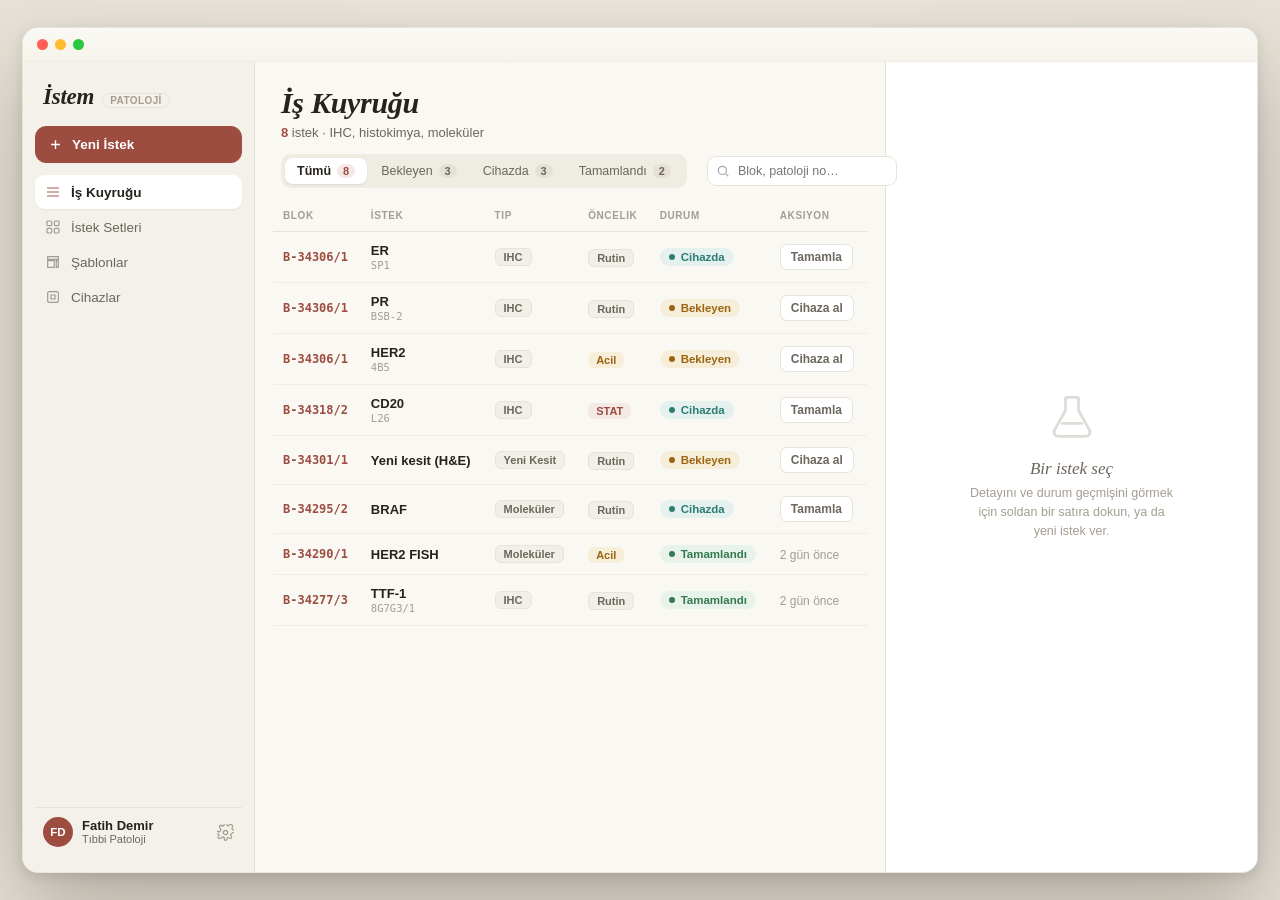
<file: istem_app.html>
<!doctype html>
<meta charset="utf-8">
<meta name="viewport" content="width=device-width, initial-scale=1">
<title>İstem</title>
<style>
  :root{
    --paper:#faf8f3;         /* main canvas */
    --side:#f3f1ea;          /* sidebar */
    --card:#ffffff;
    --ink:#26221d;
    --ink-2:#6c665c;
    --ink-3:#a49d90;
    --line:#e8e3d8;
    --line-2:#f0ece2;
    --accent:#9d4d40;        /* rosewood/clay */
    --accent-h:#864034;
    --accent-soft:#f4e9e5;
    --amber-i:#9a6410; --amber-b:#f7eeda;
    --teal-i:#2b7d76;  --teal-b:#e5f1ef;
    --green-i:#33794f; --green-b:#e7f2ea;
    --serif:'Iowan Old Style','Palatino Linotype',Palatino,Georgia,'Times New Roman',serif;
    --sans:-apple-system,BlinkMacSystemFont,'SF Pro Text','Segoe UI',Roboto,sans-serif;
    --mono:ui-monospace,'SF Mono',Menlo,monospace;
  }
  *{box-sizing:border-box}
  html,body{margin:0;height:100%}
  body{
    font-family:var(--sans); color:var(--ink);
    background:radial-gradient(1400px 800px at 50% -20%,#efe9df,transparent 60%),#e7e2d7;
    display:flex; align-items:center; justify-content:center; padding:22px; height:100%;
    -webkit-font-smoothing:antialiased;
  }

  /* window */
  .app{
    width:100%; max-width:1320px; height:min(880px,94vh);
    background:var(--paper); border:1px solid rgba(0,0,0,.08); border-radius:16px;
    box-shadow:0 40px 90px rgba(40,30,22,.28), 0 4px 12px rgba(40,30,22,.12);
    display:flex; flex-direction:column; overflow:hidden;
  }
  .titlebar{display:flex; align-items:center; gap:8px; padding:11px 14px; border-bottom:1px solid var(--line-2); background:linear-gradient(#fbf9f4,#f6f3ec)}
  .dots{display:flex; gap:7px}
  .dot{width:11px;height:11px;border-radius:50%}
  .dot.r{background:#ff5f57}.dot.y{background:#febc2e}.dot.g{background:#28c840}

  .shell{flex:1; display:flex; min-height:0}

  /* sidebar */
  .side{width:232px; flex:none; background:var(--side); border-right:1px solid var(--line); display:flex; flex-direction:column; padding:16px 12px}
  .wordmark{padding:6px 8px 16px; display:flex; align-items:baseline; gap:8px}
  .wordmark .logo{font-family:var(--serif); font-style:italic; font-weight:700; font-size:23px; letter-spacing:-.01em}
  .wordmark .beta{font-size:10px; color:var(--ink-3); border:1px solid var(--line); border-radius:20px; padding:1px 7px; font-weight:600; letter-spacing:.04em}
  .new{
    display:flex; align-items:center; gap:9px; width:100%; margin-bottom:12px;
    border:1px solid var(--accent); background:var(--accent); color:#fff; border-radius:11px;
    padding:10px 12px; font-size:13.5px; font-weight:600; cursor:pointer; font-family:var(--sans);
  }
  .new:hover{background:var(--accent-h)}
  .navsec{font-size:10px; font-weight:700; letter-spacing:.08em; text-transform:uppercase; color:var(--ink-3); padding:12px 10px 6px}
  .nav a{
    display:flex; align-items:center; gap:10px; padding:9px 10px; border-radius:9px; cursor:pointer;
    font-size:13.5px; color:var(--ink-2); font-weight:500; text-decoration:none; margin-bottom:1px;
  }
  .nav a svg{opacity:.6}
  .nav a:hover{background:rgba(0,0,0,.045); color:var(--ink)}
  .nav a.on{background:var(--card); color:var(--ink); font-weight:600; box-shadow:0 1px 2px rgba(0,0,0,.06)}
  .nav a.on svg{opacity:.9; color:var(--accent)}
  .side .spacer{flex:1}
  .sideuser{display:flex; align-items:center; gap:9px; padding:9px 8px; border-top:1px solid var(--line); margin-top:8px}
  .sideuser .av{width:30px;height:30px;border-radius:50%;background:var(--accent);color:#fff;display:grid;place-items:center;font-size:11.5px;font-weight:640}
  .sideuser .nm{font-size:13px;font-weight:600;line-height:1.15}
  .sideuser .rl{font-size:11px;color:var(--ink-2)}
  .sideuser .gear{margin-left:auto;color:var(--ink-3);cursor:pointer}

  /* main */
  .main{flex:1; min-width:0; display:flex; flex-direction:column; background:var(--paper)}
  .main-head{padding:24px 26px 14px}
  .main-head h1{font-family:var(--serif); font-style:italic; font-weight:700; font-size:30px; margin:0; letter-spacing:-.01em}
  .main-head .sub{font-size:13px; color:var(--ink-2); margin-top:5px}
  .main-head .sub b{color:var(--accent); font-weight:600}
  .barrow{display:flex; align-items:center; gap:10px; padding:0 26px 12px}
  .tabs{display:flex; gap:2px; background:#efece4; padding:3px; border-radius:10px; border:1px solid var(--line-2)}
  .tabs button{border:0;background:transparent;cursor:pointer;font-family:var(--sans);font-size:12.5px;font-weight:540;color:var(--ink-2);padding:6px 12px;border-radius:8px;display:flex;align-items:center;gap:6px}
  .tabs button.on{background:var(--card);color:var(--ink);box-shadow:0 1px 2px rgba(0,0,0,.08);font-weight:640}
  .tabs .count{font-size:11px;background:#e6e1d6;color:var(--ink-2);border-radius:20px;padding:1px 6px;font-weight:600}
  .tabs button.on .count{background:var(--accent-soft);color:var(--accent)}
  .barrow .grow{flex:1}
  .msearch{position:relative}
  .msearch input{border:1px solid var(--line);background:var(--card);border-radius:9px;padding:7px 10px 7px 30px;font-size:12.5px;width:190px;outline:0;font-family:var(--sans)}
  .msearch input:focus{border-color:var(--accent)}
  .msearch svg{position:absolute;left:9px;top:50%;transform:translateY(-50%);opacity:.4}

  .tablewrap{flex:1; overflow-y:auto; padding:0 18px 18px}
  table{width:100%; border-collapse:collapse}
  thead th{position:sticky;top:0;background:var(--paper);text-align:left;font-size:10px;font-weight:700;letter-spacing:.06em;text-transform:uppercase;color:var(--ink-3);padding:10px 10px;border-bottom:1px solid var(--line);white-space:nowrap;z-index:1}
  tbody td{padding:11px 10px;border-bottom:1px solid var(--line-2);font-size:13px;vertical-align:middle}
  tbody tr{cursor:pointer}
  tbody tr:hover{background:#f5f2ea}
  tbody tr.sel{background:var(--accent-soft)}
  .c-blok{font-family:var(--mono);font-size:12px;color:var(--accent);font-weight:600;white-space:nowrap}
  .c-test{font-weight:600}
  .c-test small{display:block;font-weight:400;color:var(--ink-3);font-family:var(--mono);font-size:10.5px;margin-top:1px}
  .tag{display:inline-block;font-size:11px;font-weight:560;padding:2px 8px;border-radius:6px;background:#f2efe8;border:1px solid var(--line);color:var(--ink-2);white-space:nowrap}
  .pill{display:inline-flex;align-items:center;gap:6px;font-size:11.5px;font-weight:600;padding:3px 9px;border-radius:20px;white-space:nowrap}
  .pill::before{content:"";width:6px;height:6px;border-radius:50%}
  .st-bekleyen{background:var(--amber-b);color:var(--amber-i)} .st-bekleyen::before{background:var(--amber-i)}
  .st-cihazda{background:var(--teal-b);color:var(--teal-i)} .st-cihazda::before{background:var(--teal-i)}
  .st-tamamlandi{background:var(--green-b);color:var(--green-i)} .st-tamamlandi::before{background:var(--green-i)}
  .prio{font-size:11px;font-weight:600;padding:2px 8px;border-radius:6px;white-space:nowrap}
  .p-rutin{background:#f2efe8;color:var(--ink-2);border:1px solid var(--line)}
  .p-acil{background:var(--amber-b);color:var(--amber-i)}
  .p-stat{background:var(--accent-soft);color:var(--accent)}
  .act{border:1px solid var(--line);background:var(--card);color:var(--ink-2);border-radius:7px;padding:5px 10px;font-size:12px;font-weight:560;cursor:pointer;font-family:var(--sans);white-space:nowrap}
  .act:hover{border-color:var(--accent);color:var(--accent);background:var(--accent-soft)}

  /* right panel */
  .rail{width:372px; flex:none; background:var(--card); border-left:1px solid var(--line); display:flex; flex-direction:column; min-height:0}
  .rail-head{display:flex;align-items:center;gap:10px;padding:16px 18px;border-bottom:1px solid var(--line-2)}
  .rail-head h2{font-family:var(--serif);font-style:italic;font-weight:700;font-size:19px;margin:0}
  .rail-head .rx{margin-left:auto;border:0;background:transparent;font-size:20px;color:var(--ink-3);cursor:pointer;width:30px;height:30px;border-radius:8px}
  .rail-head .rx:hover{background:var(--line-2);color:var(--ink)}
  .rail-body{flex:1;overflow-y:auto;padding:18px}

  /* empty state */
  .empty{height:100%;display:flex;flex-direction:column;align-items:center;justify-content:center;text-align:center;color:var(--ink-3);padding:30px}
  .empty svg{opacity:.35;margin-bottom:14px}
  .empty .t{font-family:var(--serif);font-style:italic;font-size:17px;color:var(--ink-2);margin-bottom:5px}
  .empty .d{font-size:12.5px;max-width:210px;line-height:1.5}

  /* detail */
  .d-pat{font-family:var(--mono);font-size:22px;font-weight:600;letter-spacing:.01em}
  .d-blok{font-family:var(--mono);font-size:13px;color:var(--accent);font-weight:600;margin-top:2px}
  .d-test{margin:16px 0;padding:13px 14px;background:var(--paper);border:1px solid var(--line-2);border-radius:12px}
  .d-test .n{font-size:16px;font-weight:640}
  .d-test .c{font-family:var(--mono);font-size:12px;color:var(--ink-3);margin-top:2px}
  .d-grid{display:grid;grid-template-columns:1fr 1fr;gap:12px;margin:16px 0}
  .d-grid .k{font-size:10.5px;text-transform:uppercase;letter-spacing:.05em;color:var(--ink-3);font-weight:600;margin-bottom:4px}
  .d-grid .v{font-size:13px}
  /* timeline */
  .tl{margin:18px 0;padding-left:6px}
  .tl .step{display:flex;gap:12px;position:relative;padding-bottom:16px}
  .tl .step:not(:last-child)::before{content:"";position:absolute;left:6px;top:16px;bottom:0;width:2px;background:var(--line)}
  .tl .step.done:not(:last-child)::before{background:var(--green-i)}
  .tl .node{width:14px;height:14px;border-radius:50%;border:2px solid var(--line);background:var(--card);flex:none;margin-top:1px}
  .tl .step.done .node{background:var(--green-i);border-color:var(--green-i)}
  .tl .step.cur .node{background:var(--accent);border-color:var(--accent)}
  .tl .lbl{font-size:13px;font-weight:560}
  .tl .step:not(.done):not(.cur) .lbl{color:var(--ink-3)}
  .tl .time{font-size:11px;color:var(--ink-3);margin-top:1px}
  .rail-foot{padding:14px 18px;border-top:1px solid var(--line-2);display:flex;gap:10px}
  .btn-primary{flex:1;border:0;background:var(--accent);color:#fff;border-radius:10px;padding:11px;font-size:13.5px;font-weight:600;cursor:pointer;font-family:var(--sans)}
  .btn-primary:hover{background:var(--accent-h)}
  .btn-ghost{border:1px solid var(--line);background:var(--card);border-radius:10px;padding:11px 16px;font-size:13.5px;font-weight:560;cursor:pointer;font-family:var(--sans)}
  .btn-ghost:hover{background:var(--line-2)}

  /* new-request form (in rail) */
  .m-label{font-size:10px;font-weight:700;letter-spacing:.06em;text-transform:uppercase;color:var(--ink-3);margin:0 0 8px}
  .m-sec{margin-bottom:18px}
  .patrow{display:flex;gap:8px}
  .patrow input{flex:1;font-family:var(--mono);font-size:15px;font-weight:600;border:1px solid var(--line);border-radius:10px;padding:10px 12px;outline:0}
  .patrow input:focus{border-color:var(--accent);box-shadow:0 0 0 3px var(--accent-soft)}
  .scan{border:1px solid var(--line);background:var(--paper);border-radius:10px;width:44px;display:grid;place-items:center;cursor:pointer;color:var(--ink-2)}
  .scan:hover{border-color:var(--accent);color:var(--accent)}
  .groups{display:flex;flex-wrap:wrap;gap:6px}
  .groups button{border:1px solid var(--line);background:var(--card);color:var(--ink-2);border-radius:20px;padding:6px 12px;font-size:12px;font-weight:540;cursor:pointer;font-family:var(--sans)}
  .groups button.on{background:var(--accent);border-color:var(--accent);color:#fff;font-weight:600}
  .sets{display:flex;flex-wrap:wrap;gap:6px}
  .set{border:1px solid var(--line);background:var(--card);border-radius:8px;padding:7px 10px;font-size:12.5px;cursor:pointer;font-family:var(--sans);font-weight:540}
  .set:hover{border-color:var(--accent);background:var(--accent-soft)}
  .set.hot{background:var(--accent-soft);border-color:var(--accent);color:var(--accent)}
  .antisearch{position:relative;margin-bottom:10px}
  .antisearch input{width:100%;border:1px solid var(--line);border-radius:9px;padding:9px 11px 9px 32px;font-size:13px;outline:0;font-family:var(--sans)}
  .antisearch input:focus{border-color:var(--accent)}
  .antisearch svg{position:absolute;left:10px;top:50%;transform:translateY(-50%);opacity:.4}
  .antis{display:flex;flex-wrap:wrap;gap:7px}
  .anti{display:inline-flex;align-items:center;gap:6px;border:1px solid var(--line);background:var(--card);border-radius:9px;padding:7px 10px;font-size:12.5px;cursor:pointer;font-family:var(--sans);user-select:none}
  .anti small{color:var(--ink-3);font-family:var(--mono);font-size:10.5px}
  .anti.sel{background:var(--accent-soft);border-color:var(--accent);color:var(--accent);font-weight:600}
  .anti.sel small{color:var(--accent);opacity:.7}
  .anti.sel::before{content:"✓";font-size:10.5px;font-weight:700}
  .otherbox{display:none;gap:7px;margin-top:6px}
  .otherbox.show{display:flex}
  .otherbox input{flex:1;border:1px solid var(--line);border-radius:9px;padding:8px 11px;font-size:13px;outline:0;font-family:var(--sans)}
  .otherbox .add{border:0;background:var(--accent);color:#fff;border-radius:9px;padding:0 13px;font-size:17px;cursor:pointer}
  .blocks{display:flex;flex-wrap:wrap;gap:7px;align-items:center}
  .bchip{display:inline-flex;align-items:center;gap:7px;background:var(--accent-soft);border:1px solid #e6cfc9;color:var(--accent);border-radius:8px;padding:7px 10px;font-family:var(--mono);font-size:12.5px;font-weight:600}
  .bchip .x{cursor:pointer;opacity:.6}
  .bin{font-family:var(--mono);font-size:12.5px;border:1px dashed var(--line);background:transparent;border-radius:8px;padding:7px 10px;width:130px;outline:0}
  .bin:focus{border-style:solid;border-color:var(--accent)}
  .prios{display:flex;gap:7px}
  .prios button{flex:1;border:1px solid var(--line);background:var(--card);border-radius:9px;padding:8px;font-size:12.5px;font-weight:560;cursor:pointer;font-family:var(--sans)}
  .prios button[data-p=rutin].on{background:var(--accent);border-color:var(--accent);color:#fff}
  .prios button[data-p=acil].on{background:var(--amber-i);border-color:var(--amber-i);color:#fff}
  .prios button[data-p=stat].on{background:var(--accent-h);border-color:var(--accent-h);color:#fff}
  .rail textarea{width:100%;min-height:52px;resize:vertical;border:1px solid var(--line);border-radius:10px;padding:9px 11px;font-size:13px;font-family:var(--sans);outline:0}
  .rail textarea:focus{border-color:var(--accent)}
  .onbehalf{width:100%;font-family:var(--sans);font-size:13px;border:1px solid var(--line);background:var(--card);border-radius:9px;padding:9px 11px;outline:0}

  @media (max-width:900px){
    .app{height:auto;max-height:none}
    .shell{flex-direction:column}
    .side{width:100%;flex-direction:row;flex-wrap:wrap;border-right:0;border-bottom:1px solid var(--line)}
    .rail{width:100%;border-left:0;border-top:1px solid var(--line)}
  }
  @media (prefers-reduced-motion:reduce){*{transition:none!important}}
</style>

<div class="app">
  <div class="titlebar"><div class="dots"><span class="dot r"></span><span class="dot y"></span><span class="dot g"></span></div></div>
  <div class="shell">

    <!-- SIDEBAR -->
    <aside class="side">
      <div class="wordmark"><span class="logo">İstem</span><span class="beta">PATOLOJİ</span></div>
      <button class="new" id="newBtn"><svg width="15" height="15" viewBox="0 0 24 24" fill="none" stroke="#fff" stroke-width="2.2"><path d="M12 5v14M5 12h14"/></svg> Yeni İstek</button>
      <nav class="nav">
        <a class="on"><svg width="16" height="16" viewBox="0 0 24 24" fill="none" stroke="currentColor" stroke-width="1.8"><path d="M3 6h18M3 12h18M3 18h18"/></svg> İş Kuyruğu</a>
        <a><svg width="16" height="16" viewBox="0 0 24 24" fill="none" stroke="currentColor" stroke-width="1.8"><rect x="3" y="3" width="7" height="7" rx="1.5"/><rect x="14" y="3" width="7" height="7" rx="1.5"/><rect x="3" y="14" width="7" height="7" rx="1.5"/><rect x="14" y="14" width="7" height="7" rx="1.5"/></svg> İstek Setleri</a>
        <a><svg width="16" height="16" viewBox="0 0 24 24" fill="none" stroke="currentColor" stroke-width="1.8"><path d="M4 4h16v4H4zM4 10h10v10H4zM17 10h3v10h-3z"/></svg> Şablonlar</a>
        <a><svg width="16" height="16" viewBox="0 0 24 24" fill="none" stroke="currentColor" stroke-width="1.8"><rect x="4" y="4" width="16" height="16" rx="2"/><path d="M9 9h6v6H9z"/></svg> Cihazlar</a>
      </nav>
      <div class="spacer"></div>
      <div class="sideuser">
        <div class="av">FD</div>
        <div><div class="nm">Fatih Demir</div><div class="rl">Tıbbi Patoloji</div></div>
        <svg class="gear" width="17" height="17" viewBox="0 0 24 24" fill="none" stroke="currentColor" stroke-width="1.7"><circle cx="12" cy="12" r="3"/><path d="M19.4 15a1.6 1.6 0 0 0 .3 1.8l.1.1a2 2 0 1 1-2.8 2.8l-.1-.1a1.6 1.6 0 0 0-2.7 1.1V21a2 2 0 0 1-4 0v-.1A1.6 1.6 0 0 0 7 19.4a1.6 1.6 0 0 0-1.8.3l-.1.1A2 2 0 1 1 2.3 17l.1-.1a1.6 1.6 0 0 0-1.1-2.7H1a2 2 0 0 1 0-4h.1A1.6 1.6 0 0 0 4.6 7a1.6 1.6 0 0 0-.3-1.8l-.1-.1A2 2 0 1 1 7 2.3l.1.1a1.6 1.6 0 0 0 1.8.3H9a1.6 1.6 0 0 0 1-1.5V1a2 2 0 0 1 4 0v.1a1.6 1.6 0 0 0 2.7 1.1l.1-.1A2 2 0 1 1 21.7 5l-.1.1a1.6 1.6 0 0 0-.3 1.8V7a1.6 1.6 0 0 0 1.5 1H23a2 2 0 0 1 0 4h-.1a1.6 1.6 0 0 0-1.5 1z"/></svg>
      </div>
    </aside>

    <!-- MAIN -->
    <main class="main">
      <div class="main-head">
        <h1>İş Kuyruğu</h1>
        <div class="sub"><b id="totalN">8</b> istek · IHC, histokimya, moleküler</div>
      </div>
      <div class="barrow">
        <div class="tabs" id="tabs">
          <button class="on" data-f="all">Tümü <span class="count" data-c="all">0</span></button>
          <button data-f="bekleyen">Bekleyen <span class="count" data-c="bekleyen">0</span></button>
          <button data-f="cihazda">Cihazda <span class="count" data-c="cihazda">0</span></button>
          <button data-f="tamamlandi">Tamamlandı <span class="count" data-c="tamamlandi">0</span></button>
        </div>
        <div class="grow"></div>
        <div class="msearch">
          <svg width="14" height="14" viewBox="0 0 24 24" fill="none" stroke="#26221d" stroke-width="2"><circle cx="11" cy="11" r="7"/><path d="M21 21l-4-4"/></svg>
          <input placeholder="Blok, patoloji no…">
        </div>
      </div>
      <div class="tablewrap">
        <table>
          <thead><tr><th>Blok</th><th>İstek</th><th>Tip</th><th>Öncelik</th><th>Durum</th><th>Aksiyon</th></tr></thead>
          <tbody id="rows"></tbody>
        </table>
      </div>
    </main>

    <!-- RIGHT RAIL -->
    <aside class="rail" id="rail"></aside>
  </div>
</div>

<script>
  const CAT={
    ihc:[["ER","SP1"],["PR","BSB-2"],["HER2","4B5"],["Ki-67","30-9"],["E-Cadherin","EP700Y"],["p120","EP66"],["CK5/6","D5/16B4"],["p63","4A4"],["CD20","L26"],["CD3","SP7"],["BCL2","EP36"],["BCL6","EP29"],["CD10","SP67"],["AMACR","13H4"],["TTF-1","8G7G3/1"],["p40","BC28"],["CK7","OV-TL"],["CK20","SP33"],["GATA3","L50-823"]],
    hk:[["PAS",""],["PAS-D",""],["Giemsa",""],["Retikülin",""],["Masson Trikrom",""],["Kongo Kırmızısı",""]],
    mol:[["BRAF",""],["EGFR",""],["KRAS",""],["MSI",""],["ALK",""]],
    kesit:[["Yeni kesit (H&E)",""],["Seri kesit",""],["Derin kesit",""]],
    hucre:[["Hücre bloğu hazırlama",""]], yayma:[["Yeniden yayma",""]], diger:[]
  };
  const SETS={ihc:[["Meme IHC Temel",["ER","PR","HER2","Ki-67"]],["Meme · Lobüler",["E-Cadherin","p120","CK5/6"]],["Lenfoma · B Hücre",["CD20","CD3","BCL2","BCL6","CD10"]],["Prostat · PIN/Ca",["CK5/6","p63","AMACR"]],["Akciğer · Adeno",["TTF-1","CK7","p40","CK20"]]],hk:[],mol:[],kesit:[],hucre:[],yayma:[],diger:[]};
  const TIP={ihc:"IHC",hk:"Histokimya",mol:"Moleküler",kesit:"Yeni Kesit",hucre:"Hücre Bloğu",yayma:"Yeniden Yayma",diger:"Diğer"};
  const PILL={bekleyen:["st-bekleyen","Bekleyen"],cihazda:["st-cihazda","Cihazda"],tamamlandi:["st-tamamlandi","Tamamlandı"]};
  const PRIO={rutin:["p-rutin","Rutin"],acil:["p-acil","Acil"],stat:["p-stat","STAT"]};
  const clone=(g,n)=>{const f=(CAT[g]||[]).find(x=>x[0]===n);return f?f[1]:"";};
  const $=s=>document.querySelector(s),$$=s=>document.querySelectorAll(s);

  let uid=100;
  function mk(blok,pat,test,klon,tip,isteyen,uzman,zaman,oncelik,durum){return{id:++uid,blok,pat,test,klon,tip,isteyen,uzman,zaman,oncelik,durum};}
  let rows=[
    mk("B-34306/1","11240/26","ER","SP1","ihc","Dr. F. Demir","Dr. A. Yılmaz","2 sa önce","rutin","cihazda"),
    mk("B-34306/1","11240/26","PR","BSB-2","ihc","Dr. F. Demir","Dr. A. Yılmaz","2 sa önce","rutin","bekleyen"),
    mk("B-34306/1","11240/26","HER2","4B5","ihc","Dr. F. Demir","Dr. A. Yılmaz","2 sa önce","acil","bekleyen"),
    mk("B-34318/2","11318/26","CD20","L26","ihc","Dr. M. Urgancı","Dr. B. Kaya","5 sa önce","stat","cihazda"),
    mk("B-34301/1","11301/26","Yeni kesit (H&E)","","kesit","Dr. C. Demir","Dr. C. Demir","1 gün önce","rutin","bekleyen"),
    mk("B-34295/2","11295/26","BRAF","","mol","Dr. B. Kaya","Dr. B. Kaya","1 gün önce","rutin","cihazda"),
    mk("B-34290/1","11290/26","HER2 FISH","","mol","Dr. A. Yılmaz","Dr. A. Yılmaz","2 gün önce","acil","tamamlandi"),
    mk("B-34277/3","11277/26","TTF-1","8G7G3/1","ihc","Dr. C. Demir","Dr. C. Demir","2 gün önce","rutin","tamamlandi"),
  ];
  let filter="all", selId=null;

  function renderTable(){
    const tb=$("#rows"); tb.innerHTML="";
    const list=filter==="all"?rows:rows.filter(r=>r.durum===filter);
    list.forEach(r=>{
      const tr=document.createElement("tr"); if(r.id===selId)tr.className="sel";
      let act;
      if(r.durum==="bekleyen")act=`<button class="act" onclick="adv(event,${r.id},'cihazda')">Cihaza al</button>`;
      else if(r.durum==="cihazda")act=`<button class="act" onclick="adv(event,${r.id},'tamamlandi')">Tamamla</button>`;
      else act=`<span style="color:var(--ink-3);font-size:12px">${r.zaman}</span>`;
      tr.innerHTML=`<td class="c-blok">${r.blok}</td>
        <td class="c-test">${r.test}${r.klon?`<small>${r.klon}</small>`:""}</td>
        <td><span class="tag">${TIP[r.tip]}</span></td>
        <td><span class="prio ${PRIO[r.oncelik][0]}">${PRIO[r.oncelik][1]}</span></td>
        <td><span class="pill ${PILL[r.durum][0]}">${PILL[r.durum][1]}</span></td>
        <td>${act}</td>`;
      tr.onclick=()=>{selId=r.id; showDetail(r); renderTable();};
      tb.appendChild(tr);
    });
    $("#totalN").textContent=rows.length;
    ["all","bekleyen","cihazda","tamamlandi"].forEach(f=>{
      $(`[data-c="${f}"]`).textContent = f==="all"?rows.length:rows.filter(r=>r.durum===f).length; });
  }
  window.adv=(e,id,to)=>{ e.stopPropagation(); const r=rows.find(x=>x.id===id); if(r){r.durum=to;r.zaman="şimdi";} renderTable(); if(selId===id)showDetail(r); };
  $("#tabs").addEventListener("click",e=>{const b=e.target.closest("button");if(!b)return;$$("#tabs button").forEach(x=>x.classList.remove("on"));b.classList.add("on");filter=b.dataset.f;renderTable();});

  // ---- right rail states ----
  const rail=$("#rail");
  function showEmpty(){
    selId=null;
    rail.innerHTML=`<div class="empty">
      <svg width="52" height="52" viewBox="0 0 24 24" fill="none" stroke="currentColor" stroke-width="1.3"><path d="M9 2v6l-5 9a2 2 0 0 0 2 3h12a2 2 0 0 0 2-3l-5-9V2M9 2h6M7 14h10"/></svg>
      <div class="t">Bir istek seç</div>
      <div class="d">Detayını ve durum geçmişini görmek için soldan bir satıra dokun, ya da yeni istek ver.</div>
    </div>`;
    renderTable();
  }
  function showDetail(r){
    const steps=[["İstendi","bekleyen"],["Cihaza alındı","cihazda"],["Tamamlandı","tamamlandi"]];
    const order={bekleyen:0,cihazda:1,tamamlandi:2}[r.durum];
    const tl=steps.map((s,i)=>{
      const cls=i<order?"done":(i===order?"cur":"");
      const time=i<=order?(i===order?r.zaman:"—"):"";
      return `<div class="step ${cls}"><div class="node"></div><div><div class="lbl">${s[0]}</div>${time?`<div class="time">${time}</div>`:""}</div></div>`;
    }).join("");
    let foot="";
    if(r.durum==="bekleyen")foot=`<button class="btn-primary" onclick="adv(event,${r.id},'cihazda')">Cihaza al</button>`;
    else if(r.durum==="cihazda")foot=`<button class="btn-primary" onclick="adv(event,${r.id},'tamamlandi')">Tamamla</button>`;
    rail.innerHTML=`
      <div class="rail-head"><h2>İstek Detayı</h2><button class="rx" onclick="showEmpty()">×</button></div>
      <div class="rail-body">
        <div class="d-pat">${r.pat}</div><div class="d-blok">${r.blok}</div>
        <div class="d-test"><div class="n">${r.test}</div>${r.klon?`<div class="c">Klon ${r.klon}</div>`:""}</div>
        <div class="d-grid">
          <div><div class="k">Tip</div><div class="v"><span class="tag">${TIP[r.tip]}</span></div></div>
          <div><div class="k">Öncelik</div><div class="v"><span class="prio ${PRIO[r.oncelik][0]}">${PRIO[r.oncelik][1]}</span></div></div>
          <div><div class="k">İsteyen</div><div class="v">${r.isteyen}</div></div>
          <div><div class="k">Uzman adına</div><div class="v">${r.uzman}</div></div>
        </div>
        <div class="m-label" style="margin-bottom:10px">Durum geçmişi</div>
        <div class="tl">${tl}</div>
      </div>
      ${foot?`<div class="rail-foot">${foot}</div>`:""}`;
  }

  // ---- new request form ----
  let grp="ihc"; const selected=new Set(); const custom=[]; let prio="rutin";
  function showForm(){
    selId=null; renderTable();
    grp="ihc"; selected.clear(); custom.length=0; prio="rutin";
    rail.innerHTML=`
      <div class="rail-head"><h2>Yeni İstek</h2><button class="rx" onclick="showEmpty()">×</button></div>
      <div class="rail-body">
        <div class="m-sec"><p class="m-label">Uzman adına</p>
          <select class="onbehalf"><option>Dr. A. Yılmaz</option><option>Dr. B. Kaya</option><option>Dr. C. Demir</option></select></div>
        <div class="m-sec"><p class="m-label">Patoloji No</p>
          <div class="patrow"><input id="mPat" value="11240/26" placeholder="ör. 11240/26">
            <button class="scan" title="Kamera ile tara"><svg width="17" height="17" viewBox="0 0 24 24" fill="none" stroke="currentColor" stroke-width="2" stroke-linecap="round"><path d="M3 7V5a2 2 0 0 1 2-2h2M17 3h2a2 2 0 0 1 2 2v2M21 17v2a2 2 0 0 1-2 2h-2M7 21H5a2 2 0 0 1-2-2v-2"/><path d="M7 12h10"/></svg></button></div></div>
        <div class="m-sec"><div class="groups" id="groups">
          <button class="on" data-g="ihc">IHC</button><button data-g="hk">Histokimya</button><button data-g="mol">Moleküler</button>
          <button data-g="kesit">Yeni Kesit</button><button data-g="hucre">Hücre Bloğu</button><button data-g="yayma">Yeniden Yayma</button><button data-g="diger">Diğer</button>
        </div></div>
        <div class="m-sec" id="setsSec"><p class="m-label">Hazır Setler</p><div class="sets" id="sets"></div></div>
        <div class="m-sec" id="antiSec"><p class="m-label">Tek Tek Seç</p>
          <div class="antisearch"><svg width="14" height="14" viewBox="0 0 24 24" fill="none" stroke="#26221d" stroke-width="2"><circle cx="11" cy="11" r="7"/><path d="M21 21l-4-4"/></svg>
            <input id="antiSearch" placeholder="Antikor ara… ER, HER2, CK7…"></div>
          <div class="antis" id="antis"></div>
          <div class="otherbox" id="otherbox"><input id="otherin" placeholder="Katalogda olmayan istek…"><button class="add" onclick="addOther()">+</button></div></div>
        <div class="m-sec"><p class="m-label">Blok Seçimi <span style="text-transform:none;letter-spacing:0;color:var(--ink-3);font-weight:400">— manuel</span></p>
          <div class="blocks" id="blocks"><span class="bchip">1-10 <span class="x" onclick="rmBlock(this)">×</span></span><input class="bin" id="blockin" placeholder="+ blok"></div></div>
        <div class="m-sec"><p class="m-label">Öncelik</p>
          <div class="prios" id="prios"><button class="on" data-p="rutin">Rutin</button><button data-p="acil">Acil</button><button data-p="stat">STAT</button></div></div>
        <div class="m-sec" style="margin-bottom:2px"><p class="m-label">Not</p><textarea placeholder="Teknisyene not…"></textarea></div>
      </div>
      <div class="rail-foot"><button class="btn-ghost" onclick="showEmpty()">İptal</button><button class="btn-primary" id="submit">İstek Ver</button></div>`;
    bindForm(); renderSets(); renderAntis();
  }
  function renderSets(){const s=$("#sets"),list=SETS[grp]||[];$("#setsSec").style.display=list.length?"":"none";s.innerHTML="";
    list.forEach(([name,tests])=>{const el=document.createElement("button");el.className="set";el.textContent=name;
      el.onclick=()=>{tests.forEach(t=>selected.add(t));el.classList.add("hot");renderAntis();};s.appendChild(el);});}
  function renderAntis(q=""){const wrap=$("#antis");if(!wrap)return;const list=grp==="diger"?custom.map(c=>[c,""]):CAT[grp];
    $("#otherbox").classList.toggle("show",grp==="diger");$("#antiSec").querySelector(".antisearch").style.display=grp==="diger"?"none":"";
    wrap.innerHTML="";list.filter(([n])=>n.toLowerCase().includes(q.toLowerCase())).forEach(([n,c])=>{
      const el=document.createElement("span");el.className="anti"+(selected.has(n)?" sel":"");el.innerHTML=`${n}${c?`<small>${c}</small>`:""}`;
      el.onclick=()=>{selected.has(n)?selected.delete(n):selected.add(n);el.classList.toggle("sel");};wrap.appendChild(el);});}
  window.addOther=()=>{const v=$("#otherin").value.trim();if(!v)return;if(!custom.includes(v))custom.push(v);selected.add(v);$("#otherin").value="";renderAntis();};
  window.rmBlock=el=>el.closest(".bchip").remove();
  function bindForm(){
    $("#groups").addEventListener("click",e=>{const b=e.target.closest("button");if(!b)return;$$("#groups button").forEach(x=>x.classList.remove("on"));b.classList.add("on");grp=b.dataset.g;renderSets();renderAntis();});
    $("#antiSearch").addEventListener("input",e=>renderAntis(e.target.value));
    $("#blockin").addEventListener("keydown",e=>{if(e.key==="Enter"&&e.target.value.trim()){const v=e.target.value.trim();const c=document.createElement("span");c.className="bchip";c.innerHTML=v+' <span class="x">×</span>';c.querySelector(".x").onclick=()=>c.remove();$("#blocks").insertBefore(c,e.target);e.target.value="";}});
    $("#prios").addEventListener("click",e=>{const b=e.target.closest("button");if(!b)return;$$("#prios button").forEach(x=>x.classList.remove("on"));b.classList.add("on");prio=b.dataset.p;});
    $("#submit").onclick=()=>{
      if(!selected.size)return;
      const pat=$("#mPat").value.trim()||"—";
      const bl=[...$$("#blocks .bchip")].map(c=>c.textContent.replace("×","").trim()); const blocks=bl.length?bl:["—"];
      blocks.forEach(b=>selected.forEach(t=>rows.unshift(mk("B-"+pat.replace("/","-")+"/"+b.split("-")[0],pat,t,clone(grp,t),grp,"Dr. F. Demir","Dr. A. Yılmaz","şimdi",prio,"bekleyen"))));
      filter="all";$$("#tabs button").forEach(x=>x.classList.toggle("on",x.dataset.f==="all"));
      showEmpty();
    };
  }
  $("#newBtn").onclick=showForm;

  showEmpty();
</script>
</file>
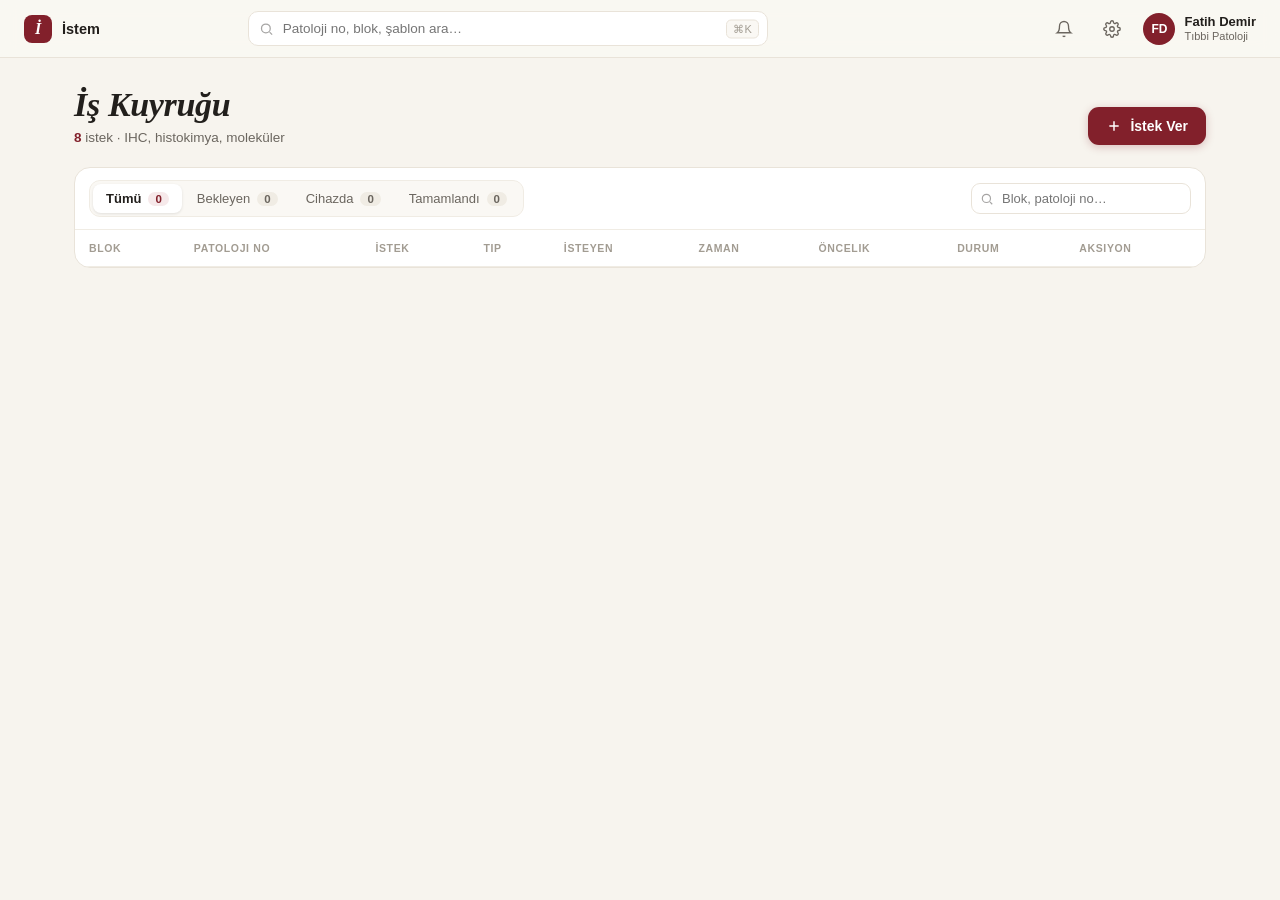
<file: istem_masaustu.html>
<!doctype html>
<meta charset="utf-8">
<meta name="viewport" content="width=device-width, initial-scale=1">
<title>İş Kuyruğu — Test İstem</title>
<style>
  :root{
    --bg:#f7f4ee;
    --surface:#ffffff;
    --surface-2:#faf8f4;
    --ink:#221f1c;
    --ink-2:#6b665f;
    --ink-3:#a29c92;
    --line:#e9e3d9;
    --line-2:#f0ece4;
    --wine:#82202b;
    --wine-hover:#6c1a23;
    --wine-soft:#f6e9ea;
    --amber-i:#a56a12; --amber-b:#fbf1dd;
    --blue-i:#1f6ba8;  --blue-b:#e8f1f9;
    --green-i:#2c7a4d; --green-b:#e6f3ea;
    --red-i:#b2372c;   --red-b:#fbe9e6;
    --serif:'Iowan Old Style','Palatino Linotype',Palatino,Georgia,'Times New Roman',serif;
    --sans:-apple-system,BlinkMacSystemFont,'SF Pro Text','Segoe UI',Roboto,sans-serif;
    --mono:ui-monospace,'SF Mono',Menlo,monospace;
  }
  *{box-sizing:border-box}
  html,body{margin:0}
  body{font-family:var(--sans); color:var(--ink); background:var(--bg); -webkit-font-smoothing:antialiased}

  /* top nav */
  .nav{
    position:sticky; top:0; z-index:20;
    display:flex; align-items:center; gap:16px;
    padding:11px 24px; background:rgba(250,248,244,.85); backdrop-filter:saturate(1.6) blur(10px);
    border-bottom:1px solid var(--line);
  }
  .brand{display:flex; align-items:center; gap:10px; font-weight:640; font-size:14.5px}
  .brand .mark{width:28px;height:28px;border-radius:8px;background:var(--wine);display:grid;place-items:center;color:#fff;font-family:var(--serif);font-style:italic;font-weight:700;font-size:16px}
  .search{
    flex:1; max-width:520px; margin:0 auto; position:relative;
  }
  .search input{
    width:100%; border:1px solid var(--line); background:var(--surface); border-radius:10px;
    padding:9px 12px 9px 34px; font-size:13.5px; font-family:var(--sans); outline:0; color:var(--ink);
  }
  .search input:focus{border-color:var(--wine); box-shadow:0 0 0 3px var(--wine-soft)}
  .search svg{position:absolute; left:11px; top:50%; transform:translateY(-50%); opacity:.4}
  .search .kbd{position:absolute; right:9px; top:50%; transform:translateY(-50%); font-size:11px; color:var(--ink-3); border:1px solid var(--line); border-radius:5px; padding:2px 6px; background:var(--surface-2)}
  .nav-right{display:flex; align-items:center; gap:14px; margin-left:auto}
  .icon-btn{width:34px;height:34px;border:0;background:transparent;border-radius:9px;display:grid;place-items:center;cursor:pointer;color:var(--ink-2)}
  .icon-btn:hover{background:var(--line-2)}
  .user{display:flex; align-items:center; gap:9px}
  .user .av{width:32px;height:32px;border-radius:50%;background:var(--wine);color:#fff;display:grid;place-items:center;font-size:12px;font-weight:640}
  .user .nm{font-size:13px;font-weight:600;line-height:1.15}
  .user .rl{font-size:11px;color:var(--ink-2)}

  /* page */
  .page{max-width:1180px; margin:0 auto; padding:28px 24px 60px}
  .head{display:flex; align-items:flex-end; gap:16px; margin-bottom:22px}
  .head h1{font-family:var(--serif); font-style:italic; font-weight:700; font-size:34px; margin:0; letter-spacing:-.01em}
  .head .sub{font-size:13.5px; color:var(--ink-2); margin-top:6px}
  .head .sub b{color:var(--wine); font-weight:600}
  .head .spacer{flex:1}
  .btn-primary{
    border:0; background:var(--wine); color:#fff; font-family:var(--sans); font-weight:600; font-size:14px;
    padding:11px 18px; border-radius:11px; cursor:pointer; display:inline-flex; align-items:center; gap:8px;
    box-shadow:0 2px 8px rgba(130,32,43,.25);
  }
  .btn-primary:hover{background:var(--wine-hover)}
  .btn-primary:active{transform:translateY(1px)}

  /* toolbar */
  .panel{background:var(--surface); border:1px solid var(--line); border-radius:16px; overflow:hidden}
  .toolbar{display:flex; align-items:center; gap:8px; padding:12px 14px; border-bottom:1px solid var(--line-2)}
  .tabs{display:flex; gap:2px; background:var(--surface-2); padding:3px; border-radius:11px; border:1px solid var(--line-2)}
  .tabs button{
    border:0; background:transparent; cursor:pointer; font-family:var(--sans); font-size:13px; font-weight:540; color:var(--ink-2);
    padding:7px 13px; border-radius:8px; display:flex; align-items:center; gap:7px;
  }
  .tabs button.on{background:var(--surface); color:var(--ink); box-shadow:0 1px 3px rgba(0,0,0,.1); font-weight:640}
  .tabs .count{font-size:11.5px; background:var(--line-2); color:var(--ink-2); border-radius:20px; padding:1px 7px; font-weight:600}
  .tabs button.on .count{background:var(--wine-soft); color:var(--wine)}
  .toolbar .grow{flex:1}
  .mini-search{position:relative}
  .mini-search input{border:1px solid var(--line); border-radius:9px; padding:7px 10px 7px 30px; font-size:13px; width:220px; outline:0; font-family:var(--sans)}
  .mini-search input:focus{border-color:var(--wine)}
  .mini-search svg{position:absolute; left:9px; top:50%; transform:translateY(-50%); opacity:.4}

  /* table */
  table{width:100%; border-collapse:collapse}
  thead th{
    text-align:left; font-size:10.5px; font-weight:640; letter-spacing:.06em; text-transform:uppercase; color:var(--ink-3);
    padding:12px 14px; border-bottom:1px solid var(--line-2); white-space:nowrap;
  }
  tbody td{padding:13px 14px; border-bottom:1px solid var(--line-2); font-size:13.5px; vertical-align:middle}
  tbody tr:last-child td{border-bottom:0}
  tbody tr:hover{background:var(--surface-2)}
  .c-blok{font-family:var(--mono); font-size:12.5px; color:var(--wine); font-weight:600; white-space:nowrap}
  .c-pat{font-family:var(--mono); font-size:12.5px; color:var(--ink-2)}
  .c-test{font-weight:600}
  .c-test small{display:block; font-weight:400; color:var(--ink-3); font-family:var(--mono); font-size:11px; margin-top:1px}
  .c-dr{white-space:nowrap}
  .c-dr small{display:block;color:var(--ink-3);font-size:11px;margin-top:1px}
  .c-time{color:var(--ink-3); font-size:12.5px; white-space:nowrap}

  .tag{display:inline-block; font-size:11.5px; font-weight:560; padding:3px 9px; border-radius:7px; background:var(--surface-2); border:1px solid var(--line); color:var(--ink-2); white-space:nowrap}

  .pill{display:inline-flex; align-items:center; gap:6px; font-size:12px; font-weight:600; padding:4px 10px; border-radius:20px; white-space:nowrap}
  .pill::before{content:""; width:7px; height:7px; border-radius:50%}
  .st-bekleyen{background:var(--amber-b); color:var(--amber-i)} .st-bekleyen::before{background:var(--amber-i)}
  .st-cihazda{background:var(--blue-b); color:var(--blue-i)} .st-cihazda::before{background:var(--blue-i)}
  .st-tamamlandi{background:var(--green-b); color:var(--green-i)} .st-tamamlandi::before{background:var(--green-i)}

  .prio{font-size:12px; font-weight:600; padding:3px 10px; border-radius:7px; white-space:nowrap}
  .p-rutin{background:var(--surface-2); color:var(--ink-2); border:1px solid var(--line)}
  .p-acil{background:var(--amber-b); color:var(--amber-i)}
  .p-stat{background:var(--red-b); color:var(--red-i)}

  .act{
    border:1px solid var(--line); background:var(--surface); color:var(--ink); border-radius:8px; padding:6px 12px;
    font-size:12.5px; font-weight:560; cursor:pointer; font-family:var(--sans); white-space:nowrap;
  }
  .act:hover{border-color:var(--wine); color:var(--wine); background:var(--wine-soft)}
  .act.done:hover{border-color:var(--green-i); color:var(--green-i); background:var(--green-b)}

  /* ---- modal ---- */
  .overlay{position:fixed; inset:0; background:rgba(30,24,22,.34); backdrop-filter:blur(2px); display:none; align-items:flex-start; justify-content:center; z-index:50; padding:40px 20px; overflow-y:auto}
  .overlay.show{display:flex}
  .modal{width:100%; max-width:720px; background:var(--surface); border-radius:18px; box-shadow:0 30px 80px rgba(20,16,14,.4); overflow:hidden}
  .modal-head{display:flex; align-items:center; gap:12px; padding:18px 22px; border-bottom:1px solid var(--line-2)}
  .modal-head .ic{width:34px;height:34px;border-radius:10px;background:var(--wine-soft);color:var(--wine);display:grid;place-items:center}
  .modal-head h2{font-family:var(--serif); font-style:italic; font-weight:700; font-size:22px; margin:0}
  .modal-head .mh-sub{font-size:12px; color:var(--ink-2); margin-top:2px; font-family:var(--mono)}
  .modal-head .x{margin-left:auto; border:0; background:transparent; font-size:22px; color:var(--ink-3); cursor:pointer; width:32px;height:32px;border-radius:8px}
  .modal-head .x:hover{background:var(--line-2); color:var(--ink)}
  .modal-body{padding:20px 22px; max-height:65vh; overflow-y:auto}
  .m-label{font-size:10.5px; font-weight:640; letter-spacing:.06em; text-transform:uppercase; color:var(--ink-3); margin:0 0 9px}
  .m-sec{margin-bottom:22px}

  /* patoloji no + scan */
  .patrow{display:flex; gap:10px}
  .patrow input{flex:1; font-family:var(--mono); font-size:16px; font-weight:600; border:1px solid var(--line); border-radius:11px; padding:11px 13px; outline:0}
  .patrow input:focus{border-color:var(--wine); box-shadow:0 0 0 3px var(--wine-soft)}
  .scan{border:1px solid var(--line); background:var(--surface-2); border-radius:11px; width:46px; display:grid; place-items:center; cursor:pointer; color:var(--ink-2)}
  .scan:hover{border-color:var(--wine); color:var(--wine)}

  /* group tabs */
  .groups{display:flex; flex-wrap:wrap; gap:7px; margin-bottom:20px}
  .groups button{border:1px solid var(--line); background:var(--surface); color:var(--ink-2); border-radius:20px; padding:8px 15px; font-size:13px; font-weight:540; cursor:pointer; font-family:var(--sans)}
  .groups button.on{background:var(--wine); border-color:var(--wine); color:#fff; font-weight:600}

  .setrow{display:flex; align-items:center; gap:8px; margin-bottom:9px}
  .newset{border:1px dashed var(--line); background:transparent; color:var(--ink-2); border-radius:9px; padding:6px 11px; font-size:12.5px; cursor:pointer; font-family:var(--sans)}
  .sets{display:flex; flex-wrap:wrap; gap:7px}
  .set{border:1px solid var(--line); background:var(--surface); border-radius:9px; padding:8px 12px; font-size:13px; cursor:pointer; font-family:var(--sans); font-weight:540}
  .set:hover{border-color:var(--wine); background:var(--wine-soft)}
  .set.hot{background:var(--wine-soft); border-color:var(--wine); color:var(--wine)}

  .antisearch{position:relative; margin-bottom:12px}
  .antisearch input{width:100%; border:1px solid var(--line); border-radius:10px; padding:10px 12px 10px 34px; font-size:13.5px; outline:0; font-family:var(--sans)}
  .antisearch input:focus{border-color:var(--wine)}
  .antisearch svg{position:absolute; left:11px; top:50%; transform:translateY(-50%); opacity:.4}
  .antis{display:flex; flex-wrap:wrap; gap:8px}
  .anti{display:inline-flex; align-items:center; gap:7px; border:1px solid var(--line); background:var(--surface); border-radius:10px; padding:8px 11px; font-size:13px; cursor:pointer; font-family:var(--sans); user-select:none}
  .anti small{color:var(--ink-3); font-family:var(--mono); font-size:11px}
  .anti.sel{background:var(--wine-soft); border-color:var(--wine); color:var(--wine); font-weight:600}
  .anti.sel small{color:var(--wine); opacity:.7}
  .anti.sel::before{content:"✓"; font-size:11px; font-weight:700}

  .otherbox{display:none; gap:8px; margin-top:4px}
  .otherbox.show{display:flex}
  .otherbox input{flex:1; border:1px solid var(--line); border-radius:10px; padding:9px 12px; font-size:13.5px; outline:0; font-family:var(--sans)}
  .otherbox .add{border:0; background:var(--wine); color:#fff; border-radius:10px; padding:0 15px; font-size:18px; cursor:pointer}

  /* blocks manual */
  .blocks{display:flex; flex-wrap:wrap; gap:8px; align-items:center}
  .bchip{display:inline-flex; align-items:center; gap:8px; background:var(--wine-soft); border:1px solid #eccdd0; color:var(--wine); border-radius:9px; padding:8px 12px; font-family:var(--mono); font-size:13px; font-weight:600}
  .bchip .x{cursor:pointer; opacity:.6; font-size:15px}
  .bin{font-family:var(--mono); font-size:13px; border:1px dashed var(--line); background:transparent; border-radius:9px; padding:8px 11px; width:150px; outline:0}
  .bin:focus{border-style:solid; border-color:var(--wine)}

  /* priority */
  .prios{display:flex; gap:8px}
  .prios button{border:1px solid var(--line); background:var(--surface); border-radius:10px; padding:9px 16px; font-size:13.5px; font-weight:560; cursor:pointer; font-family:var(--sans); display:flex; align-items:center; gap:7px}
  .prios button[data-p=rutin].on{background:var(--wine); border-color:var(--wine); color:#fff}
  .prios button[data-p=acil].on{background:var(--amber-i); border-color:var(--amber-i); color:#fff}
  .prios button[data-p=stat].on{background:var(--red-i); border-color:var(--red-i); color:#fff}

  .modal textarea{width:100%; min-height:56px; resize:vertical; border:1px solid var(--line); border-radius:11px; padding:10px 12px; font-size:13.5px; font-family:var(--sans); outline:0}
  .modal textarea:focus{border-color:var(--wine)}

  .modal-foot{display:flex; align-items:center; gap:10px; padding:14px 22px; border-top:1px solid var(--line-2); background:var(--surface-2)}
  .selcount{font-size:12.5px; color:var(--ink-2); margin-right:auto}
  .selcount b{color:var(--wine)}
  .btn-ghost{border:1px solid var(--line); background:var(--surface); border-radius:10px; padding:10px 18px; font-size:13.5px; font-weight:560; cursor:pointer; font-family:var(--sans)}
  .btn-ghost:hover{background:var(--line-2)}

  @media (prefers-reduced-motion:reduce){*{transition:none!important}}
</style>

<div class="nav">
  <div class="brand"><span class="mark">İ</span> İstem</div>
  <div class="search">
    <svg width="15" height="15" viewBox="0 0 24 24" fill="none" stroke="#221f1c" stroke-width="2"><circle cx="11" cy="11" r="7"/><path d="M21 21l-4-4"/></svg>
    <input placeholder="Patoloji no, blok, şablon ara…">
    <span class="kbd">⌘K</span>
  </div>
  <div class="nav-right">
    <button class="icon-btn"><svg width="18" height="18" viewBox="0 0 24 24" fill="none" stroke="currentColor" stroke-width="1.8"><path d="M18 8a6 6 0 1 0-12 0c0 7-3 9-3 9h18s-3-2-3-9M13.7 21a2 2 0 0 1-3.4 0"/></svg></button>
    <button class="icon-btn"><svg width="18" height="18" viewBox="0 0 24 24" fill="none" stroke="currentColor" stroke-width="1.8"><circle cx="12" cy="12" r="3"/><path d="M19.4 15a1.65 1.65 0 0 0 .33 1.82l.06.06a2 2 0 1 1-2.83 2.83l-.06-.06a1.65 1.65 0 0 0-1.82-.33 1.65 1.65 0 0 0-1 1.51V21a2 2 0 0 1-4 0v-.09A1.65 1.65 0 0 0 9 19.4a1.65 1.65 0 0 0-1.82.33l-.06.06a2 2 0 1 1-2.83-2.83l.06-.06a1.65 1.65 0 0 0 .33-1.82 1.65 1.65 0 0 0-1.51-1H3a2 2 0 0 1 0-4h.09A1.65 1.65 0 0 0 4.6 9a1.65 1.65 0 0 0-.33-1.82l-.06-.06a2 2 0 1 1 2.83-2.83l.06.06a1.65 1.65 0 0 0 1.82.33H9a1.65 1.65 0 0 0 1-1.51V3a2 2 0 0 1 4 0v.09a1.65 1.65 0 0 0 1 1.51 1.65 1.65 0 0 0 1.82-.33l.06-.06a2 2 0 1 1 2.83 2.83l-.06.06a1.65 1.65 0 0 0-.33 1.82V9a1.65 1.65 0 0 0 1.51 1H21a2 2 0 0 1 0 4h-.09a1.65 1.65 0 0 0-1.51 1z"/></svg></button>
    <div class="user">
      <div class="av">FD</div>
      <div><div class="nm">Fatih Demir</div><div class="rl">Tıbbi Patoloji</div></div>
    </div>
  </div>
</div>

<div class="page">
  <div class="head">
    <div>
      <h1>İş Kuyruğu</h1>
      <div class="sub"><b id="totalN">8</b> istek · IHC, histokimya, moleküler</div>
    </div>
    <div class="spacer"></div>
    <button class="btn-primary" id="openModal">
      <svg width="16" height="16" viewBox="0 0 24 24" fill="none" stroke="#fff" stroke-width="2.2"><path d="M12 5v14M5 12h14"/></svg>
      İstek Ver
    </button>
  </div>

  <div class="panel">
    <div class="toolbar">
      <div class="tabs" id="tabs">
        <button class="on" data-f="all">Tümü <span class="count" data-c="all">0</span></button>
        <button data-f="bekleyen">Bekleyen <span class="count" data-c="bekleyen">0</span></button>
        <button data-f="cihazda">Cihazda <span class="count" data-c="cihazda">0</span></button>
        <button data-f="tamamlandi">Tamamlandı <span class="count" data-c="tamamlandi">0</span></button>
      </div>
      <div class="grow"></div>
      <div class="mini-search">
        <svg width="14" height="14" viewBox="0 0 24 24" fill="none" stroke="#221f1c" stroke-width="2"><circle cx="11" cy="11" r="7"/><path d="M21 21l-4-4"/></svg>
        <input placeholder="Blok, patoloji no…">
      </div>
    </div>
    <table>
      <thead><tr>
        <th>Blok</th><th>Patoloji No</th><th>İstek</th><th>Tip</th><th>İsteyen</th><th>Zaman</th><th>Öncelik</th><th>Durum</th><th>Aksiyon</th>
      </tr></thead>
      <tbody id="rows"></tbody>
    </table>
  </div>
</div>

<!-- MODAL -->
<div class="overlay" id="overlay">
  <div class="modal">
    <div class="modal-head">
      <div class="ic"><svg width="18" height="18" viewBox="0 0 24 24" fill="none" stroke="currentColor" stroke-width="1.8"><path d="M9 2v6l-5 9a2 2 0 0 0 2 3h12a2 2 0 0 0 2-3l-5-9V2M9 2h6M7 14h10"/></svg></div>
      <div><h2>İstek Ver</h2><div class="mh-sub" id="mhsub">Yeni istek · iş kuyruğuna ekle</div></div>
      <button class="x" id="closeModal">×</button>
    </div>
    <div class="modal-body">
      <div class="m-sec">
        <p class="m-label">Patoloji No</p>
        <div class="patrow">
          <input id="mPat" value="11240/26" placeholder="ör. 11240/26">
          <button class="scan" title="Kamera ile tara"><svg width="18" height="18" viewBox="0 0 24 24" fill="none" stroke="currentColor" stroke-width="2" stroke-linecap="round"><path d="M3 7V5a2 2 0 0 1 2-2h2M17 3h2a2 2 0 0 1 2 2v2M21 17v2a2 2 0 0 1-2 2h-2M7 21H5a2 2 0 0 1-2-2v-2"/><path d="M7 12h10"/></svg></button>
        </div>
      </div>

      <div class="groups" id="groups">
        <button class="on" data-g="ihc">IHC</button>
        <button data-g="hk">Histokimya</button>
        <button data-g="mol">Moleküler</button>
        <button data-g="kesit">Yeni Kesit</button>
        <button data-g="hucre">Hücre Bloğu</button>
        <button data-g="yayma">Yeniden Yayma</button>
        <button data-g="diger">Diğer</button>
      </div>

      <div class="m-sec" id="setsSec">
        <div class="setrow">
          <span class="m-label" style="margin:0">Hazır Setler</span>
          <button class="newset">+ Yeni Set</button>
        </div>
        <div class="sets" id="sets"></div>
      </div>

      <div class="m-sec" id="antiSec">
        <p class="m-label">Tek Tek Seç</p>
        <div class="antisearch">
          <svg width="15" height="15" viewBox="0 0 24 24" fill="none" stroke="#221f1c" stroke-width="2"><circle cx="11" cy="11" r="7"/><path d="M21 21l-4-4"/></svg>
          <input id="antiSearch" placeholder="Antikor ara… ER, HER2, CK7…">
        </div>
        <div class="antis" id="antis"></div>
        <div class="otherbox" id="otherbox">
          <input id="otherin" placeholder="Katalogda olmayan istek…">
          <button class="add" onclick="addOther()">+</button>
        </div>
      </div>

      <div class="m-sec">
        <p class="m-label">Blok Seçimi <span style="text-transform:none;letter-spacing:0;color:var(--ink-3);font-weight:400">— manuel giriş</span></p>
        <div class="blocks" id="blocks">
          <span class="bchip">1-10 <span class="x" onclick="rmBlock(this)">×</span></span>
          <input class="bin" id="blockin" placeholder="+ blok (1-em1…)">
        </div>
      </div>

      <div class="m-sec">
        <p class="m-label">Öncelik</p>
        <div class="prios" id="prios">
          <button class="on" data-p="rutin">● Rutin</button>
          <button data-p="acil">▲ Acil</button>
          <button data-p="stat">★ STAT</button>
        </div>
      </div>

      <div class="m-sec" style="margin-bottom:4px">
        <p class="m-label">Not</p>
        <textarea placeholder="Teknisyene not…"></textarea>
      </div>
    </div>
    <div class="modal-foot">
      <span class="selcount" id="selcount">Test seçilmedi</span>
      <button class="btn-ghost" id="cancel">İptal</button>
      <button class="btn-primary" id="submit">✓ İstek Ver</button>
    </div>
  </div>
</div>

<script>
  // ---- catalog (klon = clone) ----
  const CAT = {
    ihc:[["ER","SP1"],["PR","BSB-2"],["HER2","4B5"],["Ki-67","30-9"],["E-Cadherin","EP700Y"],["p120","EP66"],["CK5/6","D5/16B4"],["p63","4A4"],["CD20","L26"],["CD3","SP7"],["BCL2","EP36"],["BCL6","EP29"],["CD10","SP67"],["AMACR","13H4"],["TTF-1","8G7G3/1"],["p40","BC28"],["CK7","OV-TL"],["CK20","SP33"],["GATA3","L50-823"]],
    hk:[["PAS",""],["PAS-D",""],["Giemsa",""],["Retikülin",""],["Masson Trikrom",""],["Kongo Kırmızısı",""]],
    mol:[["BRAF",""],["EGFR",""],["KRAS",""],["MSI",""],["ALK",""]],
    kesit:[["Yeni kesit (H&E)",""],["Seri kesit",""],["Derin kesit",""]],
    hucre:[["Hücre bloğu hazırlama",""]],
    yayma:[["Yeniden yayma",""]],
    diger:[]
  };
  const SETS = {
    ihc:[["Meme IHC Temel",["ER","PR","HER2","Ki-67"]],["Meme · Lobüler",["E-Cadherin","p120","CK5/6"]],["Lenfoma · B Hücre",["CD20","CD3","BCL2","BCL6","CD10"]],["Prostat · PIN/Ca",["CK5/6","p63","AMACR"]],["Akciğer · Adeno",["TTF-1","CK7","p40","CK20"]]],
    hk:[], mol:[], kesit:[], hucre:[], yayma:[], diger:[]
  };
  const TIP = {ihc:"IHC",hk:"Histokimya",mol:"Moleküler",kesit:"Yeni Kesit",hucre:"Hücre Bloğu",yayma:"Yeniden Yayma",diger:"Diğer"};
  const DRS = ["Dr. A. Yılmaz","Dr. B. Kaya","Dr. M. Urgancı","Dr. C. Demir"];
  const clone = (g,name)=>{ const f=(CAT[g]||[]).find(x=>x[0]===name); return f?f[1]:""; };

  // ---- worklist state ----
  let rows = [
    row("B-34306/1","11240/26","ER","SP1","ihc","Dr. F. Demir","Dr. A. Yılmaz","2 sa önce","rutin","cihazda"),
    row("B-34306/1","11240/26","PR","BSB-2","ihc","Dr. F. Demir","Dr. A. Yılmaz","2 sa önce","rutin","bekleyen"),
    row("B-34306/1","11240/26","HER2","4B5","ihc","Dr. F. Demir","Dr. A. Yılmaz","2 sa önce","acil","bekleyen"),
    row("B-34318/2","11318/26","CD20","L26","ihc","Dr. M. Urgancı","Dr. B. Kaya","5 sa önce","stat","cihazda"),
    row("B-34301/1","11301/26","Yeni kesit (H&E)","","kesit","Dr. C. Demir","Dr. C. Demir","1 gün önce","rutin","bekleyen"),
    row("B-34295/2","11295/26","BRAF","","mol","Dr. B. Kaya","Dr. B. Kaya","1 gün önce","rutin","cihazda"),
    row("B-34290/1","11290/26","HER2 FISH","","mol","Dr. A. Yılmaz","Dr. A. Yılmaz","2 gün önce","acil","tamamlandi"),
    row("B-34277/3","11277/26","TTF-1","8G7G3/1","ihc","Dr. C. Demir","Dr. C. Demir","2 gün önce","rutin","tamamlandi"),
  ];
  let uid=100;
  function row(blok,pat,test,klon,tip,isteyen,uzman,zaman,oncelik,durum){return {id:++uid,blok,pat,test,klon,tip,isteyen,uzman,zaman,oncelik,durum};}

  const $=s=>document.querySelector(s), $$=s=>document.querySelectorAll(s);
  let filter="all";

  const PILL={bekleyen:["st-bekleyen","Bekleyen"],cihazda:["st-cihazda","Cihazda"],tamamlandi:["st-tamamlandi","Tamamlandı"]};
  const PRIO={rutin:["p-rutin","Rutin"],acil:["p-acil","Acil"],stat:["p-stat","STAT"]};

  function render(){
    const tb=$("#rows"); tb.innerHTML="";
    const list = filter==="all"?rows:rows.filter(r=>r.durum===filter);
    list.forEach(r=>{
      const tr=document.createElement("tr");
      let action;
      if(r.durum==="bekleyen") action=`<button class="act" onclick="adv(${r.id},'cihazda')">Cihaza al</button>`;
      else if(r.durum==="cihazda") action=`<button class="act done" onclick="adv(${r.id},'tamamlandi')">Tamamla</button>`;
      else action=`<span class="c-time">${r.zaman}</span>`;
      tr.innerHTML=`
        <td class="c-blok">${r.blok}</td>
        <td class="c-pat">${r.pat}</td>
        <td class="c-test">${r.test}${r.klon?`<small>${r.klon}</small>`:""}</td>
        <td><span class="tag">${TIP[r.tip]}</span></td>
        <td class="c-dr">${r.isteyen}<small>${r.uzman}</small></td>
        <td class="c-time">${r.zaman}</td>
        <td><span class="prio ${PRIO[r.oncelik][0]}">${PRIO[r.oncelik][1]}</span></td>
        <td><span class="pill ${PILL[r.durum][0]}">${PILL[r.durum][1]}</span></td>
        <td>${action}</td>`;
      tb.appendChild(tr);
    });
    $("#totalN").textContent=rows.length;
    ["all","bekleyen","cihazda","tamamlandi"].forEach(f=>{
      const n = f==="all"?rows.length:rows.filter(r=>r.durum===f).length;
      $(`[data-c="${f}"]`).textContent=n;
    });
  }
  window.adv=(id,to)=>{ const r=rows.find(x=>x.id===id); if(r){r.durum=to; r.zaman="şimdi";} render(); };

  $("#tabs").addEventListener("click",e=>{ const b=e.target.closest("button"); if(!b)return;
    $$("#tabs button").forEach(x=>x.classList.remove("on")); b.classList.add("on"); filter=b.dataset.f; render(); });

  // ---- modal ----
  const overlay=$("#overlay");
  let grp="ihc"; const selected=new Set(); const custom=[]; let prio="rutin";
  const open=()=>{overlay.classList.add("show")};
  const close=()=>{overlay.classList.remove("show")};
  $("#openModal").onclick=open; $("#closeModal").onclick=close; $("#cancel").onclick=close;
  overlay.onclick=e=>{ if(e.target===overlay) close(); };

  function renderSets(){
    const s=$("#sets"); const list=SETS[grp]||[];
    $("#setsSec").style.display = list.length?"":"none";
    s.innerHTML="";
    list.forEach(([name,tests])=>{
      const el=document.createElement("button"); el.className="set"; el.textContent=name;
      el.onclick=()=>{ tests.forEach(t=>selected.add(t)); el.classList.add("hot"); renderAntis(); renderCount(); };
      s.appendChild(el);
    });
  }
  function renderAntis(q=""){
    const wrap=$("#antis"); const list=grp==="diger"?custom.map(c=>[c,""]):CAT[grp];
    $("#otherbox").classList.toggle("show", grp==="diger");
    $("#antiSec").querySelector(".antisearch").style.display = grp==="diger"?"none":"";
    wrap.innerHTML="";
    list.filter(([n])=>n.toLowerCase().includes(q.toLowerCase())).forEach(([n,c])=>{
      const el=document.createElement("span"); el.className="anti"+(selected.has(n)?" sel":"");
      el.innerHTML=`${n}${c?`<small>${c}</small>`:""}`;
      el.onclick=()=>{ selected.has(n)?selected.delete(n):selected.add(n); el.classList.toggle("sel"); renderCount(); };
      wrap.appendChild(el);
    });
  }
  window.addOther=()=>{ const v=$("#otherin").value.trim(); if(!v)return; if(!custom.includes(v))custom.push(v); selected.add(v); $("#otherin").value=""; renderAntis(); renderCount(); };
  function renderCount(){ const n=selected.size; const b=$$("#blocks .bchip").length;
    $("#selcount").innerHTML = n?`<b>${n}</b> test × <b>${b}</b> blok seçili`:"Test seçilmedi"; }

  $("#groups").addEventListener("click",e=>{ const b=e.target.closest("button"); if(!b)return;
    $$("#groups button").forEach(x=>x.classList.remove("on")); b.classList.add("on"); grp=b.dataset.g;
    $$(".set").forEach(x=>x.classList.remove("hot")); renderSets(); renderAntis(); });
  $("#antiSearch").addEventListener("input",e=>renderAntis(e.target.value));

  // blocks
  $("#blockin").addEventListener("keydown",e=>{ if(e.key==="Enter"&&e.target.value.trim()){
    const v=e.target.value.trim(); const c=document.createElement("span"); c.className="bchip";
    c.innerHTML=v+' <span class="x">×</span>'; c.querySelector(".x").onclick=()=>{c.remove();renderCount();};
    $("#blocks").insertBefore(c,e.target); e.target.value=""; renderCount(); } });
  window.rmBlock=el=>{ el.closest(".bchip").remove(); renderCount(); };

  // priority
  $("#prios").addEventListener("click",e=>{ const b=e.target.closest("button"); if(!b)return;
    $$("#prios button").forEach(x=>x.classList.remove("on")); b.classList.add("on"); prio=b.dataset.p; });

  // submit -> add rows to worklist
  $("#submit").onclick=()=>{
    if(selected.size===0){ $("#selcount").innerHTML='<b style="color:var(--red-i)">En az bir test seç</b>'; return; }
    const pat=$("#mPat").value.trim()||"—";
    const blocks=[...$$("#blocks .bchip")].map(c=>c.textContent.replace("×","").trim());
    const bl = blocks.length?blocks:["—"];
    bl.forEach(b=>{
      selected.forEach(t=>{
        rows.unshift(row("B-"+pat.replace("/","-")+"/"+b.split("-")[0], pat, t, clone(grp,t), grp, "Dr. F. Demir", "Dr. A. Yılmaz", "şimdi", prio, "bekleyen"));
      });
    });
    selected.clear(); custom.length=0; $$(".set").forEach(x=>x.classList.remove("hot"));
    render(); renderCount(); renderAntis(); close();
    filter="all"; $$("#tabs button").forEach(x=>x.classList.toggle("on",x.dataset.f==="all")); render();
  };

  renderSets(); renderAntis(); renderCount(); render();
</script>
</file>
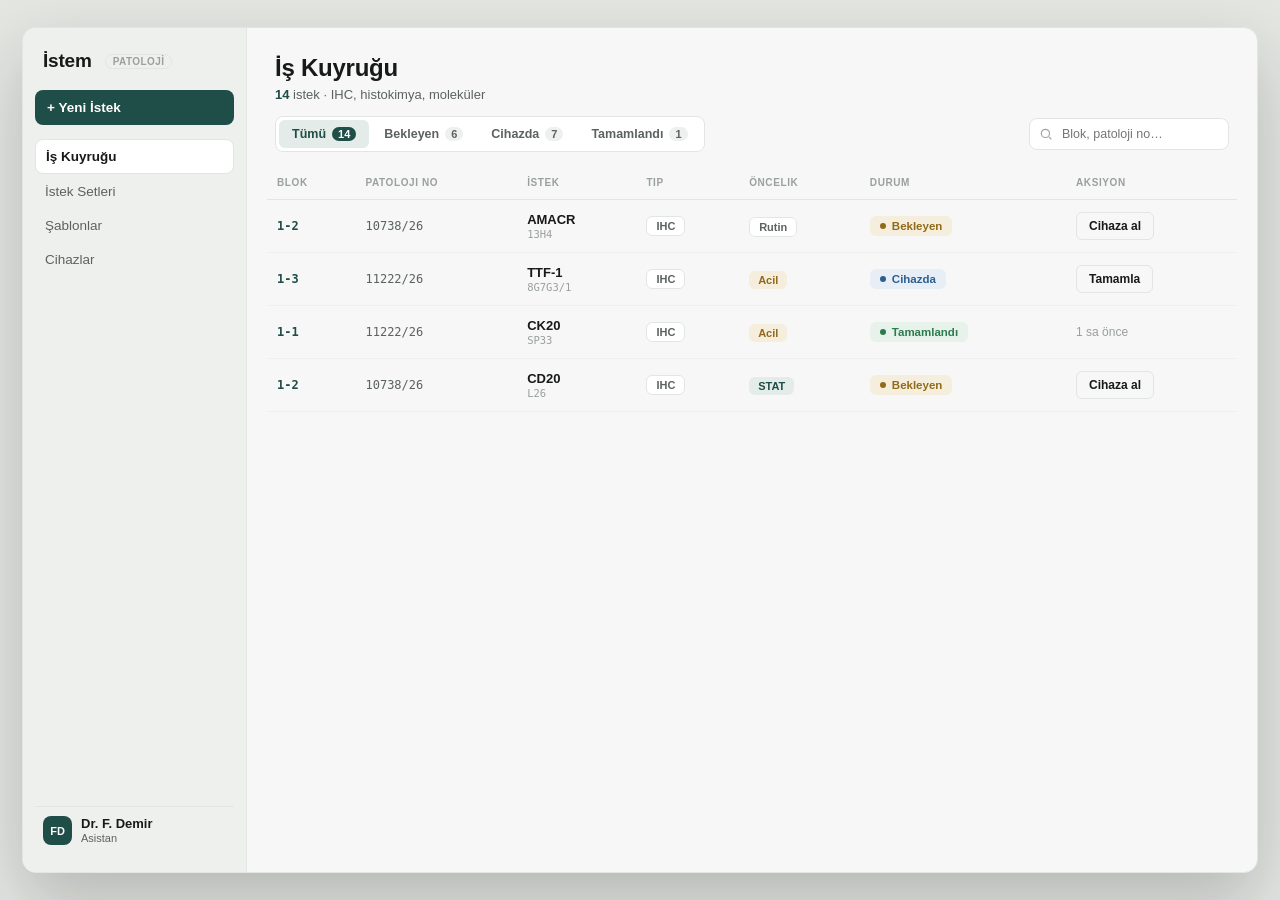
<file: istem_tasarim_v2.html>
<!doctype html>
<meta charset="utf-8">
<meta name="viewport" content="width=device-width, initial-scale=1">
<title>İstem — Tasarım v2</title>
<style>
  :root{
    --paper:#f6f7f6;
    --side:#eef0ee;
    --card:#ffffff;
    --ink:#171a19;
    --ink-2:#5c625f;
    --ink-3:#9aa09c;
    --line:#e2e6e3;
    --line-2:#edf0ee;
    --accent:#1f4d47;        /* deep ink-teal */
    --accent-h:#163a35;
    --accent-soft:#e3ece9;
    --amber-i:#916a1a; --amber-b:#f5eedd;
    --blue-i:#2a5f8f;  --blue-b:#e7eef5;
    --green-i:#2c7a4d; --green-b:#e7f2ea;
    --sans:-apple-system,BlinkMacSystemFont,'SF Pro Text','Segoe UI',Roboto,sans-serif;
    --mono:ui-monospace,'SF Mono',Menlo,monospace;
  }
  *{box-sizing:border-box}
  html,body{margin:0;height:100%}
  body{font-family:var(--sans); color:var(--ink); background:#e4e6e2; display:flex; align-items:center; justify-content:center; padding:22px; height:100%; -webkit-font-smoothing:antialiased}

  .app{width:100%; max-width:1320px; height:min(860px,94vh); background:var(--paper); border:1px solid var(--line); border-radius:14px; box-shadow:0 30px 70px rgba(20,25,22,.22); display:flex; overflow:hidden}

  .side{width:224px; flex:none; background:var(--side); border-right:1px solid var(--line); display:flex; flex-direction:column; padding:18px 12px}
  .wordmark{padding:4px 8px 18px; font-weight:700; font-size:19px; letter-spacing:-.01em}
  .wordmark span{font-size:10px; font-weight:700; color:var(--ink-3); border:1px solid var(--line); border-radius:20px; padding:1px 7px; margin-left:8px; letter-spacing:.04em; vertical-align:middle}
  .new{display:flex; align-items:center; gap:9px; width:100%; margin-bottom:14px; border:0; background:var(--accent); color:#fff; border-radius:8px; padding:10px 12px; font-size:13.5px; font-weight:600; cursor:pointer; font-family:var(--sans)}
  .new:hover{background:var(--accent-h)}
  .nav a{display:flex; align-items:center; gap:10px; padding:9px 10px; border-radius:8px; cursor:pointer; font-size:13.5px; color:var(--ink-2); font-weight:500; text-decoration:none; margin-bottom:1px}
  .nav a:hover{background:rgba(0,0,0,.04); color:var(--ink)}
  .nav a.on{background:var(--card); color:var(--ink); font-weight:600; border:1px solid var(--line)}
  .nav a.on svg{color:var(--accent)}
  .side .spacer{flex:1}
  .sideuser{display:flex; align-items:center; gap:9px; padding:9px 8px; border-top:1px solid var(--line)}
  .sideuser .av{width:29px;height:29px;border-radius:8px;background:var(--accent);color:#fff;display:grid;place-items:center;font-size:11px;font-weight:700}
  .sideuser .nm{font-size:13px;font-weight:600;line-height:1.15}
  .sideuser .rl{font-size:11px;color:var(--ink-2)}

  .main{flex:1; min-width:0; display:flex; flex-direction:column}
  .main-head{padding:26px 28px 14px}
  .main-head h1{font-size:24px; font-weight:700; margin:0; letter-spacing:-.01em}
  .main-head .sub{font-size:13px; color:var(--ink-2); margin-top:5px}
  .main-head .sub b{color:var(--accent); font-weight:700}

  .barrow{display:flex; align-items:center; gap:10px; padding:0 28px 14px}
  .tabs{display:flex; gap:2px; background:var(--card); padding:3px; border-radius:8px; border:1px solid var(--line)}
  .tabs button{border:0;background:transparent;cursor:pointer;font-family:var(--sans);font-size:12.5px;font-weight:560;color:var(--ink-2);padding:7px 13px;border-radius:6px;display:flex;align-items:center;gap:6px}
  .tabs button.on{background:var(--accent-soft);color:var(--accent);font-weight:700}
  .tabs .count{font-size:11px;background:var(--line-2);color:var(--ink-2);border-radius:20px;padding:1px 6px;font-weight:700}
  .tabs button.on .count{background:var(--accent);color:#fff}
  .grow{flex:1}
  .msearch{position:relative}
  .msearch input{border:1px solid var(--line);background:var(--card);border-radius:8px;padding:8px 11px 8px 32px;font-size:12.5px;width:200px;outline:0;font-family:var(--sans)}
  .msearch input:focus{border-color:var(--accent)}
  .msearch svg{position:absolute;left:10px;top:50%;transform:translateY(-50%);opacity:.4}

  .tablewrap{flex:1; overflow-y:auto; padding:0 20px 20px}
  table{width:100%; border-collapse:collapse}
  thead th{position:sticky;top:0;background:var(--paper);text-align:left;font-size:10px;font-weight:700;letter-spacing:.06em;text-transform:uppercase;color:var(--ink-3);padding:11px 10px;border-bottom:1px solid var(--line)}
  tbody td{padding:12px 10px;border-bottom:1px solid var(--line-2);font-size:13px}
  tbody tr:hover{background:#fff}
  .c-blok{font-family:var(--mono);font-size:12px;color:var(--accent);font-weight:700}
  .c-pat{font-family:var(--mono);font-size:12px;color:var(--ink-2)}
  .c-test{font-weight:600}
  .c-test small{display:block;font-weight:400;color:var(--ink-3);font-family:var(--mono);font-size:10.5px;margin-top:1px}
  .tag{display:inline-block;font-size:11px;font-weight:600;padding:3px 9px;border-radius:6px;background:var(--card);border:1px solid var(--line);color:var(--ink-2)}
  .pill{display:inline-flex;align-items:center;gap:6px;font-size:11.5px;font-weight:700;padding:4px 10px;border-radius:6px}
  .pill::before{content:"";width:6px;height:6px;border-radius:50%}
  .st-bekleyen{background:var(--amber-b);color:var(--amber-i)} .st-bekleyen::before{background:var(--amber-i)}
  .st-cihazda{background:var(--blue-b);color:var(--blue-i)} .st-cihazda::before{background:var(--blue-i)}
  .st-tamamlandi{background:var(--green-b);color:var(--green-i)} .st-tamamlandi::before{background:var(--green-i)}
  .prio{font-size:11px;font-weight:700;padding:3px 9px;border-radius:6px}
  .p-rutin{background:var(--card);color:var(--ink-2);border:1px solid var(--line)}
  .p-acil{background:var(--amber-b);color:var(--amber-i)}
  .p-stat{background:var(--accent-soft);color:var(--accent)}

  /* flat, borderless action button — no shadow, no gradient */
  .act{border:1px solid var(--line);background:transparent;color:var(--ink);border-radius:6px;padding:6px 12px;font-size:12px;font-weight:600;cursor:pointer;font-family:var(--sans)}
  .act:hover{border-color:var(--accent);color:var(--accent);background:var(--accent-soft)}
  .btn-primary{border:0;background:var(--accent);color:#fff;border-radius:8px;padding:11px 16px;font-size:13.5px;font-weight:700;cursor:pointer;font-family:var(--sans)}
  .btn-primary:hover{background:var(--accent-h)}
</style>

<div class="app">
  <aside class="side">
    <div class="wordmark">İstem <span>PATOLOJİ</span></div>
    <button class="new">+ Yeni İstek</button>
    <nav class="nav">
      <a class="on">İş Kuyruğu</a>
      <a>İstek Setleri</a>
      <a>Şablonlar</a>
      <a>Cihazlar</a>
    </nav>
    <div class="spacer"></div>
    <div class="sideuser"><div class="av">FD</div><div><div class="nm">Dr. F. Demir</div><div class="rl">Asistan</div></div></div>
  </aside>
  <main class="main">
    <div class="main-head"><h1>İş Kuyruğu</h1><div class="sub"><b>14</b> istek · IHC, histokimya, moleküler</div></div>
    <div class="barrow">
      <div class="tabs"><button class="on">Tümü <span class="count">14</span></button><button>Bekleyen <span class="count">6</span></button><button>Cihazda <span class="count">7</span></button><button>Tamamlandı <span class="count">1</span></button></div>
      <div class="grow"></div>
      <div class="msearch"><svg width="14" height="14" viewBox="0 0 24 24" fill="none" stroke="#171a19" stroke-width="2"><circle cx="11" cy="11" r="7"/><path d="M21 21l-4-4"/></svg><input placeholder="Blok, patoloji no…"></div>
    </div>
    <div class="tablewrap">
      <table>
        <thead><tr><th>Blok</th><th>Patoloji No</th><th>İstek</th><th>Tip</th><th>Öncelik</th><th>Durum</th><th>Aksiyon</th></tr></thead>
        <tbody>
          <tr><td class="c-blok">1-2</td><td class="c-pat">10738/26</td><td class="c-test">AMACR<small>13H4</small></td><td><span class="tag">IHC</span></td><td><span class="prio p-rutin">Rutin</span></td><td><span class="pill st-bekleyen">Bekleyen</span></td><td><button class="act">Cihaza al</button></td></tr>
          <tr><td class="c-blok">1-3</td><td class="c-pat">11222/26</td><td class="c-test">TTF-1<small>8G7G3/1</small></td><td><span class="tag">IHC</span></td><td><span class="prio p-acil">Acil</span></td><td><span class="pill st-cihazda">Cihazda</span></td><td><button class="act">Tamamla</button></td></tr>
          <tr><td class="c-blok">1-1</td><td class="c-pat">11222/26</td><td class="c-test">CK20<small>SP33</small></td><td><span class="tag">IHC</span></td><td><span class="prio p-acil">Acil</span></td><td><span class="pill st-tamamlandi">Tamamlandı</span></td><td style="color:var(--ink-3);font-size:12px">1 sa önce</td></tr>
          <tr><td class="c-blok">1-2</td><td class="c-pat">10738/26</td><td class="c-test">CD20<small>L26</small></td><td><span class="tag">IHC</span></td><td><span class="prio p-stat">STAT</span></td><td><span class="pill st-bekleyen">Bekleyen</span></td><td><button class="act">Cihaza al</button></td></tr>
        </tbody>
      </table>
    </div>
  </main>
</div>
</file>
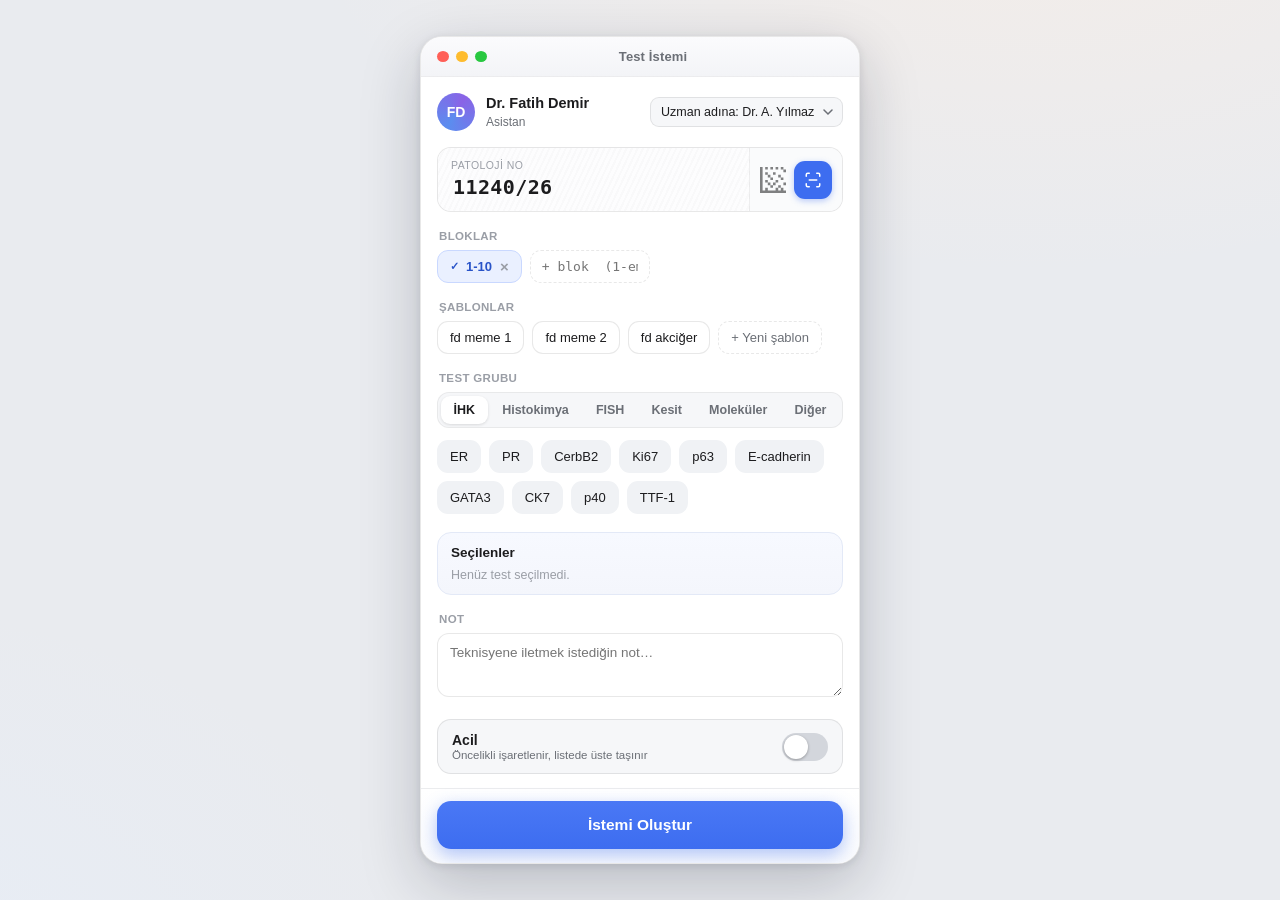
<file: istem_ui_skeleton.html>
<!doctype html>
<meta charset="utf-8">
<meta name="viewport" content="width=device-width, initial-scale=1, viewport-fit=cover">
<title>Test İstemi</title>
<style>
  :root{
    --bg:#e9ebef;
    --panel:#ffffff;
    --panel-2:#f6f7f9;
    --ink:#1c1c1e;
    --ink-2:#6b6f76;
    --ink-3:#9a9ea6;
    --line:rgba(0,0,0,.09);
    --line-2:rgba(0,0,0,.06);
    --accent:#3d6df0;
    --accent-ink:#ffffff;
    --acil:#e5484d;
    --ok:#30a46c;
    --chip:#f0f2f5;
    --shadow:0 20px 60px rgba(20,24,40,.22), 0 2px 8px rgba(20,24,40,.10);
    --r-win:22px;
    --mono:ui-monospace,"SF Mono",Menlo,monospace;
    --sans:-apple-system,BlinkMacSystemFont,"SF Pro Text","Segoe UI",Roboto,sans-serif;
  }
  *{box-sizing:border-box}
  html,body{margin:0;height:100%}
  body{
    font-family:var(--sans);
    color:var(--ink);
    background:
      radial-gradient(1200px 600px at 80% -10%, #f3ede9 0%, transparent 60%),
      radial-gradient(1000px 700px at -10% 110%, #e7edf6 0%, transparent 55%),
      var(--bg);
    display:flex; align-items:center; justify-content:center;
    padding:24px;
    -webkit-font-smoothing:antialiased;
  }
  .win{
    width:100%; max-width:440px;
    background:var(--panel);
    border:1px solid var(--line);
    border-radius:var(--r-win);
    box-shadow:var(--shadow);
    overflow:hidden;
    display:flex; flex-direction:column;
    max-height:min(860px,94vh);
  }

  /* titlebar */
  .titlebar{
    display:flex; align-items:center; gap:8px;
    padding:12px 16px;
    background:linear-gradient(#fbfbfd,#f3f4f7);
    border-bottom:1px solid var(--line-2);
  }
  .dots{display:flex; gap:7px}
  .dot{width:11px;height:11px;border-radius:50%;border:0}
  .dot.r{background:#ff5f57}.dot.y{background:#febc2e}.dot.g{background:#28c840}
  .titlebar h1{
    margin:0 auto; font-size:13px; font-weight:590; letter-spacing:.01em;
    color:var(--ink-2); transform:translateX(-16px);
  }

  .body{overflow-y:auto; padding:16px 16px 6px; -webkit-overflow-scrolling:touch}

  /* session */
  .who{display:flex; align-items:center; gap:11px; margin-bottom:16px}
  .avatar{
    width:38px;height:38px;border-radius:50%;flex:none;
    background:conic-gradient(from 210deg,#5b8def,#8a63e6,#5b8def);
    color:#fff; display:grid; place-items:center; font-weight:640; font-size:14px;
  }
  .who .name{font-size:14.5px; font-weight:600; line-height:1.2}
  .who .sub{font-size:12px; color:var(--ink-2); margin-top:2px}
  .onbehalf{margin-left:auto}
  select,.selectlike{
    font-family:var(--sans); font-size:12.5px; color:var(--ink);
    background:var(--panel-2); border:1px solid var(--line);
    border-radius:9px; padding:7px 26px 7px 10px; appearance:none;
    background-image:url("data:image/svg+xml,%3Csvg xmlns='http://www.w3.org/2000/svg' width='10' height='7' viewBox='0 0 10 7'%3E%3Cpath d='M1 1l4 4 4-4' stroke='%236b6f76' stroke-width='1.5' fill='none' stroke-linecap='round'/%3E%3C/svg%3E");
    background-repeat:no-repeat; background-position:right 9px center;
  }

  .label{font-size:11.5px; font-weight:600; letter-spacing:.03em; text-transform:uppercase; color:var(--ink-3); margin:0 0 8px 2px}
  .field{margin-bottom:18px}

  /* slide / patoloji no */
  .slide{
    display:flex; align-items:stretch;
    border:1px solid var(--line); border-radius:14px; overflow:hidden;
    background:linear-gradient(180deg,#fff, #fcfcfd);
  }
  .slide .frost{
    flex:1; padding:11px 13px;
    background:
      repeating-linear-gradient(115deg,rgba(0,0,0,.015) 0 2px,transparent 2px 5px),
      #fdfdfe;
    border-right:1px solid var(--line-2);
  }
  .slide .frost .cap{font-size:10.5px; color:var(--ink-3); letter-spacing:.04em; margin-bottom:3px}
  .slide input{
    border:0; outline:0; background:transparent; width:100%;
    font-family:var(--mono); font-size:20px; font-weight:600; letter-spacing:.02em; color:var(--ink);
  }
  .slide .tools{display:flex; align-items:center; gap:8px; padding:0 10px; background:#fafbfc}
  .dm{width:26px;height:26px;opacity:.55}
  .scan{
    border:0; width:38px;height:38px;border-radius:11px;
    background:var(--accent); color:#fff; display:grid; place-items:center; cursor:pointer;
    box-shadow:0 2px 6px rgba(61,109,240,.35);
  }
  .scan:active{transform:translateY(1px)}

  /* chips */
  .chips{display:flex; flex-wrap:wrap; gap:8px}
  .chip{
    display:inline-flex; align-items:center; gap:7px;
    font-size:13px; padding:8px 12px; border-radius:11px;
    background:var(--chip); border:1px solid transparent; color:var(--ink);
    cursor:pointer; user-select:none; transition:transform .06s, background .15s, border-color .15s;
  }
  .chip:active{transform:scale(.96)}
  .chip.sel{background:#eaf0ff; border-color:#c9d8ff; color:#2853c8; font-weight:590}
  .chip.sel::before{content:"✓"; font-weight:700; font-size:11px}
  .chip .x{color:var(--ink-3); font-size:15px; line-height:1; margin-left:1px}
  .chip.add{background:transparent; border:1px dashed var(--line); color:var(--ink-2)}
  .chip.tpl{background:#fff; border:1px solid var(--line)}
  .chip.tpl.hot{background:#f0ebff;border-color:#d9ccff;color:#6b46d9}

  .blockinput{
    font-family:var(--mono); font-size:13px; border:1px dashed var(--line);
    background:transparent; border-radius:11px; padding:8px 11px; width:120px; outline:0;
  }
  .blockinput:focus{border-style:solid;border-color:var(--accent)}

  /* segmented control */
  .seg{
    display:flex; gap:2px; padding:3px; margin-bottom:12px;
    background:var(--panel-2); border:1px solid var(--line-2); border-radius:12px;
    overflow-x:auto; -ms-overflow-style:none; scrollbar-width:none;
  }
  .seg::-webkit-scrollbar{display:none}
  .seg button{
    flex:1 0 auto; border:0; background:transparent; cursor:pointer;
    font-family:var(--sans); font-size:12.5px; font-weight:560; color:var(--ink-2);
    padding:7px 12px; border-radius:9px; white-space:nowrap; transition:.15s;
  }
  .seg button.on{background:#fff; color:var(--ink); box-shadow:0 1px 3px rgba(0,0,0,.12); font-weight:640}

  .tests{min-height:44px}
  .otherwrap{display:none; gap:8px}
  .otherwrap.show{display:flex}
  .otherwrap input{
    flex:1; font-family:var(--sans); font-size:13px; border:1px solid var(--line);
    border-radius:11px; padding:9px 12px; outline:0;
  }
  .otherwrap input:focus{border-color:var(--accent)}
  .otherwrap .go{border:0;background:var(--accent);color:#fff;border-radius:11px;padding:0 14px;font-size:18px;cursor:pointer}

  /* summary */
  .summary{
    background:linear-gradient(180deg,#f7f9ff,#f4f6fc);
    border:1px solid #e3e9f7; border-radius:14px; padding:12px 13px; margin-bottom:18px;
  }
  .summary .top{display:flex; align-items:baseline; gap:8px; margin-bottom:8px}
  .summary .n{font-size:13.5px; font-weight:650}
  .summary .muted{font-size:12px; color:var(--ink-2)}
  .summary .list{display:flex;flex-wrap:wrap;gap:6px}
  .tag{font-size:12px; padding:4px 9px; border-radius:8px; background:#fff; border:1px solid #dfe6f5; color:#3355a8}
  .summary .empty{font-size:12.5px;color:var(--ink-3)}

  textarea{
    width:100%; min-height:64px; resize:vertical; font-family:var(--sans); font-size:13.5px;
    border:1px solid var(--line); border-radius:12px; padding:11px 12px; outline:0; color:var(--ink);
  }
  textarea:focus{border-color:var(--accent)}

  /* acil toggle */
  .acil{
    display:flex; align-items:center; gap:12px; margin:16px 0 8px;
    padding:12px 14px; border:1px solid var(--line); border-radius:14px; background:var(--panel-2);
    transition:.2s;
  }
  .acil.on{background:#fdecec; border-color:#f7c9ca}
  .acil .t{font-size:14px; font-weight:600}
  .acil .d{font-size:11.5px; color:var(--ink-2); margin-top:1px}
  .switch{margin-left:auto; width:46px; height:28px; border-radius:20px; background:#d3d6dc; position:relative; cursor:pointer; transition:.2s; flex:none}
  .switch .knob{position:absolute; top:2px; left:2px; width:24px; height:24px; border-radius:50%; background:#fff; box-shadow:0 1px 3px rgba(0,0,0,.3); transition:.2s}
  .acil.on .switch{background:var(--acil)}
  .acil.on .switch .knob{transform:translateX(18px)}

  /* footer button */
  .foot{padding:12px 16px calc(14px + env(safe-area-inset-bottom)); border-top:1px solid var(--line-2); background:linear-gradient(#fff,#fafbfd)}
  .submit{
    width:100%; border:0; border-radius:14px; padding:15px; cursor:pointer;
    font-family:var(--sans); font-size:15.5px; font-weight:640; color:#fff;
    background:linear-gradient(180deg,#4a78f5,#3d6df0);
    box-shadow:0 6px 18px rgba(61,109,240,.4);
    display:flex; align-items:center; justify-content:center; gap:8px;
  }
  .submit:active{transform:translateY(1px)}
  .submit.acil{background:linear-gradient(180deg,#ec5a5e,#e5484d); box-shadow:0 6px 18px rgba(229,72,77,.4)}
  .toast{
    text-align:center; font-size:12.5px; color:var(--ok); font-weight:600;
    height:0; opacity:0; overflow:hidden; transition:.25s;
  }
  .toast.show{height:18px; opacity:1; margin-bottom:6px}

  @media (prefers-reduced-motion:reduce){*{transition:none!important}}
</style>

<div class="win">
  <div class="titlebar">
    <div class="dots"><button class="dot r"></button><button class="dot y"></button><button class="dot g"></button></div>
    <h1>Test İstemi</h1>
  </div>

  <div class="body">
    <!-- session -->
    <div class="who">
      <div class="avatar">FD</div>
      <div>
        <div class="name">Dr. Fatih Demir</div>
        <div class="sub">Asistan</div>
      </div>
      <div class="onbehalf">
        <select aria-label="Uzman adına">
          <option>Uzman adına: Dr. A. Yılmaz</option>
          <option>Uzman adına: Dr. B. Kaya</option>
          <option>Uzman adına: Dr. C. Demir</option>
        </select>
      </div>
    </div>

    <!-- patoloji no (slide look) -->
    <div class="field">
      <div class="slide">
        <div class="frost">
          <div class="cap">PATOLOJİ NO</div>
          <input value="11240/26" inputmode="numeric" aria-label="Patoloji numarası">
        </div>
        <div class="tools">
          <svg class="dm" viewBox="0 0 10 10" fill="#1c1c1e"><path d="M0 0h1v10H0zM0 9h10v1H0zM2 0h1v1H2zM4 0h1v1H4zM6 0h1v1H6zM8 0h1v1H8zM2 2h1v1H2zM3 3h1v1H3zM5 2h1v1H5zM7 3h1v1H7zM9 1h1v1H9zM4 4h1v1H4zM6 5h1v1H6zM2 5h1v1H2zM8 4h1v1H8zM3 6h1v1H3zM5 6h1v1H5zM7 7h1v1H7zM9 6h1v1H9zM4 7h1v1H4zM2 8h1v1H2zM6 8h1v1H6zM8 8h1v1H8z"/></svg>
          <button class="scan" id="scan" title="Kamera ile tara">
            <svg width="18" height="18" viewBox="0 0 24 24" fill="none" stroke="#fff" stroke-width="2" stroke-linecap="round"><path d="M3 7V5a2 2 0 0 1 2-2h2M17 3h2a2 2 0 0 1 2 2v2M21 17v2a2 2 0 0 1-2 2h-2M7 21H5a2 2 0 0 1-2-2v-2"/><path d="M7 12h10"/></svg>
          </button>
        </div>
      </div>
    </div>

    <!-- blocks -->
    <div class="field">
      <div class="label">Bloklar</div>
      <div class="chips" id="blocks">
        <span class="chip sel" data-block>1-10 <span class="x" onclick="rmBlock(this)">×</span></span>
        <input class="blockinput" id="blockin" placeholder="+ blok  (1-em1…)" aria-label="Blok ekle">
      </div>
    </div>

    <!-- templates -->
    <div class="field">
      <div class="label">Şablonlar</div>
      <div class="chips">
        <span class="chip tpl" data-tpl="ER,PR,CerbB2,Ki67,p63" data-grp="ihk">fd meme 1</span>
        <span class="chip tpl" data-tpl="ER,PR,CerbB2,Ki67,E-cadherin" data-grp="ihk">fd meme 2</span>
        <span class="chip tpl" data-tpl="TTF-1,p40,CK7" data-grp="ihk">fd akciğer</span>
        <span class="chip add">+ Yeni şablon</span>
      </div>
    </div>

    <!-- test groups -->
    <div class="field">
      <div class="label">Test grubu</div>
      <div class="seg" id="seg">
        <button class="on" data-grp="ihk">İHK</button>
        <button data-grp="hk">Histokimya</button>
        <button data-grp="fish">FISH</button>
        <button data-grp="kesit">Kesit</button>
        <button data-grp="mol">Moleküler</button>
        <button data-grp="diger">Diğer</button>
      </div>
      <div class="tests chips" id="tests"></div>
      <div class="otherwrap" id="otherwrap">
        <input id="otherin" placeholder="Katalogda olmayan test…">
        <button class="go" onclick="addOther()">+</button>
      </div>
    </div>

    <!-- summary -->
    <div class="summary">
      <div class="top">
        <span class="n" id="sumN">Seçilenler</span>
        <span class="muted" id="sumMeta"></span>
      </div>
      <div class="list" id="sumList"><span class="empty">Henüz test seçilmedi.</span></div>
    </div>

    <!-- note -->
    <div class="field">
      <div class="label">Not</div>
      <textarea placeholder="Teknisyene iletmek istediğin not…"></textarea>
    </div>

    <!-- acil -->
    <div class="acil" id="acil">
      <div>
        <div class="t">Acil</div>
        <div class="d">Öncelikli işaretlenir, listede üste taşınır</div>
      </div>
      <div class="switch" id="switch"><div class="knob"></div></div>
    </div>
  </div>

  <div class="foot">
    <div class="toast" id="toast">İstem hazır (önizleme) — Claude Code'da backend'e bağlanacak</div>
    <button class="submit" id="submit">İstemi Oluştur</button>
  </div>
</div>

<script>
  const CATALOG = {
    ihk:["ER","PR","CerbB2","Ki67","p63","E-cadherin","GATA3","CK7","p40","TTF-1"],
    hk:["PAS","PAS-D","Giemsa","Retikülin","Masson Trikrom","Kongo Kırmızısı"],
    fish:["HER2 FISH","ALK FISH","ROS1 FISH"],
    kesit:["Yeni kesit (H&E)","Seri kesit","Derin kesit"],
    mol:["BRAF","EGFR","KRAS","MSI","ALK"],
    diger:[]
  };
  const selected = new Set();     // seçili test adları
  const custom = [];              // "diğer" ile eklenenler
  let grp = "ihk";
  let acil = false;

  const $ = s => document.querySelector(s);
  const testsEl = $("#tests");

  function renderTests(){
    const list = grp==="diger" ? custom : CATALOG[grp];
    testsEl.innerHTML = "";
    $("#otherwrap").classList.toggle("show", grp==="diger");
    if(grp==="diger" && custom.length===0 && selected.size===0){
      testsEl.innerHTML = '<span class="empty" style="font-size:12.5px;color:var(--ink-3)">Aşağıdan serbest test ekle.</span>';
    }
    list.forEach(t=>{
      const c = document.createElement("span");
      c.className = "chip" + (selected.has(t)?" sel":"");
      c.textContent = t;
      c.onclick = ()=>{ selected.has(t)?selected.delete(t):selected.add(t); c.classList.toggle("sel"); renderSummary(); };
      testsEl.appendChild(c);
    });
  }

  function renderSummary(){
    const arr=[...selected];
    const blocks=document.querySelectorAll("[data-block]").length;
    $("#sumMeta").textContent = arr.length ? `${blocks} blok × ${arr.length} test` : "";
    const list=$("#sumList");
    if(!arr.length){ list.innerHTML='<span class="empty">Henüz test seçilmedi.</span>'; return; }
    list.innerHTML="";
    arr.forEach(t=>{ const s=document.createElement("span"); s.className="tag"; s.textContent=t; list.appendChild(s); });
  }

  // segmented control
  $("#seg").addEventListener("click",e=>{
    const b=e.target.closest("button"); if(!b) return;
    [...$("#seg").children].forEach(x=>x.classList.remove("on"));
    b.classList.add("on"); grp=b.dataset.grp; renderTests();
  });

  // templates
  document.querySelectorAll("[data-tpl]").forEach(tpl=>{
    tpl.onclick=()=>{
      tpl.dataset.tpl.split(",").forEach(t=>selected.add(t.trim()));
      grp = tpl.dataset.grp;
      [...$("#seg").children].forEach(x=>x.classList.toggle("on", x.dataset.grp===grp));
      document.querySelectorAll(".tpl").forEach(x=>x.classList.remove("hot"));
      tpl.classList.add("hot");
      renderTests(); renderSummary();
    };
  });

  // blocks
  $("#blockin").addEventListener("keydown",e=>{
    if(e.key==="Enter" && e.target.value.trim()){
      const v=e.target.value.trim();
      const c=document.createElement("span");
      c.className="chip sel"; c.setAttribute("data-block","");
      c.innerHTML = v+' <span class="x">×</span>';
      c.querySelector(".x").onclick=()=>{c.remove();renderSummary();};
      $("#blocks").insertBefore(c,e.target);
      e.target.value=""; renderSummary();
    }
  });
  window.rmBlock=el=>{ el.closest("[data-block]").remove(); renderSummary(); };

  // other / custom test
  window.addOther=()=>{
    const v=$("#otherin").value.trim(); if(!v) return;
    if(!custom.includes(v)) custom.push(v);
    selected.add(v); $("#otherin").value="";
    renderTests(); renderSummary();
  };

  // acil toggle
  function toggleAcil(){ acil=!acil; $("#acil").classList.toggle("on",acil); $("#submit").classList.toggle("acil",acil); }
  $("#switch").onclick=toggleAcil;
  $("#acil").onclick=e=>{ if(!e.target.closest(".switch")) toggleAcil(); };

  // scan (honest placeholder)
  $("#scan").onclick=()=>{ $("#scan").animate([{transform:"scale(.9)"},{transform:"scale(1)"}],{duration:150}); };

  // submit
  $("#submit").onclick=()=>{
    const t=$("#toast"); t.classList.add("show");
    setTimeout(()=>t.classList.remove("show"),2600);
  };

  renderTests(); renderSummary();
</script>
</file>
